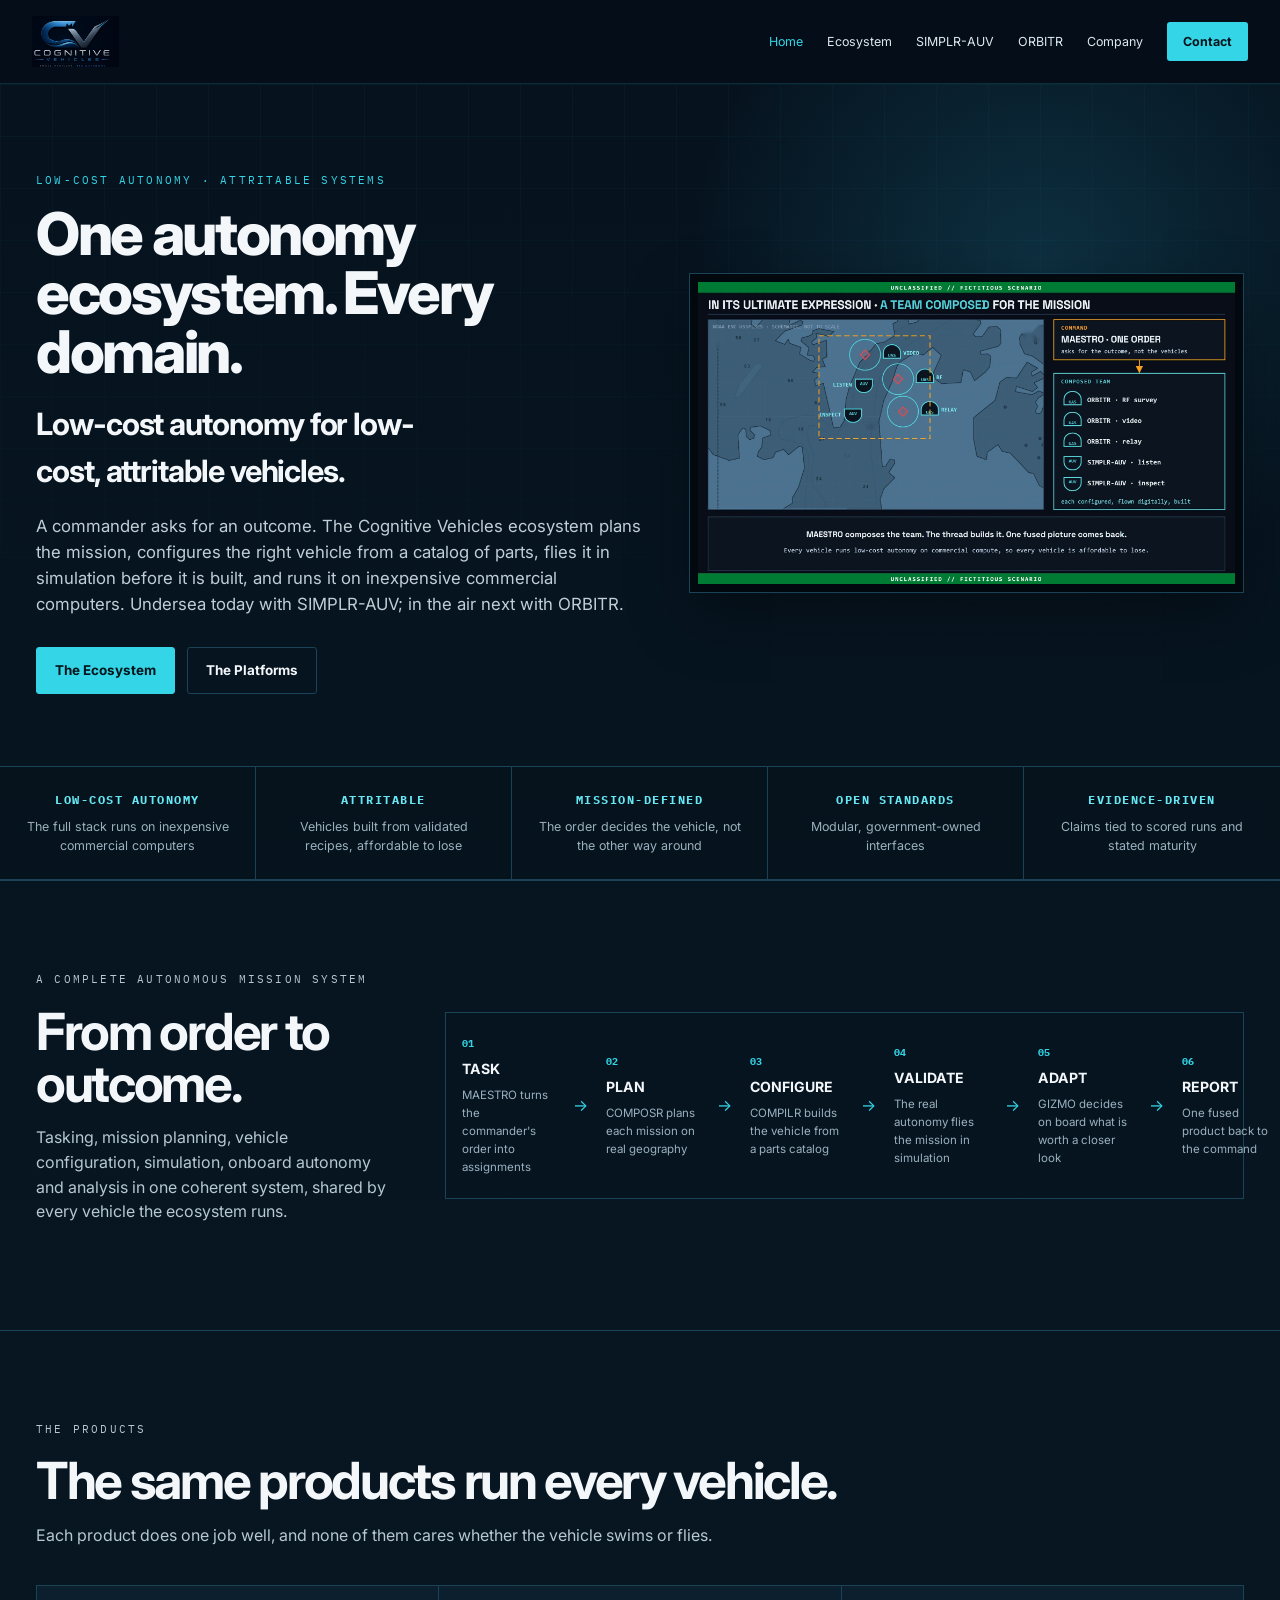
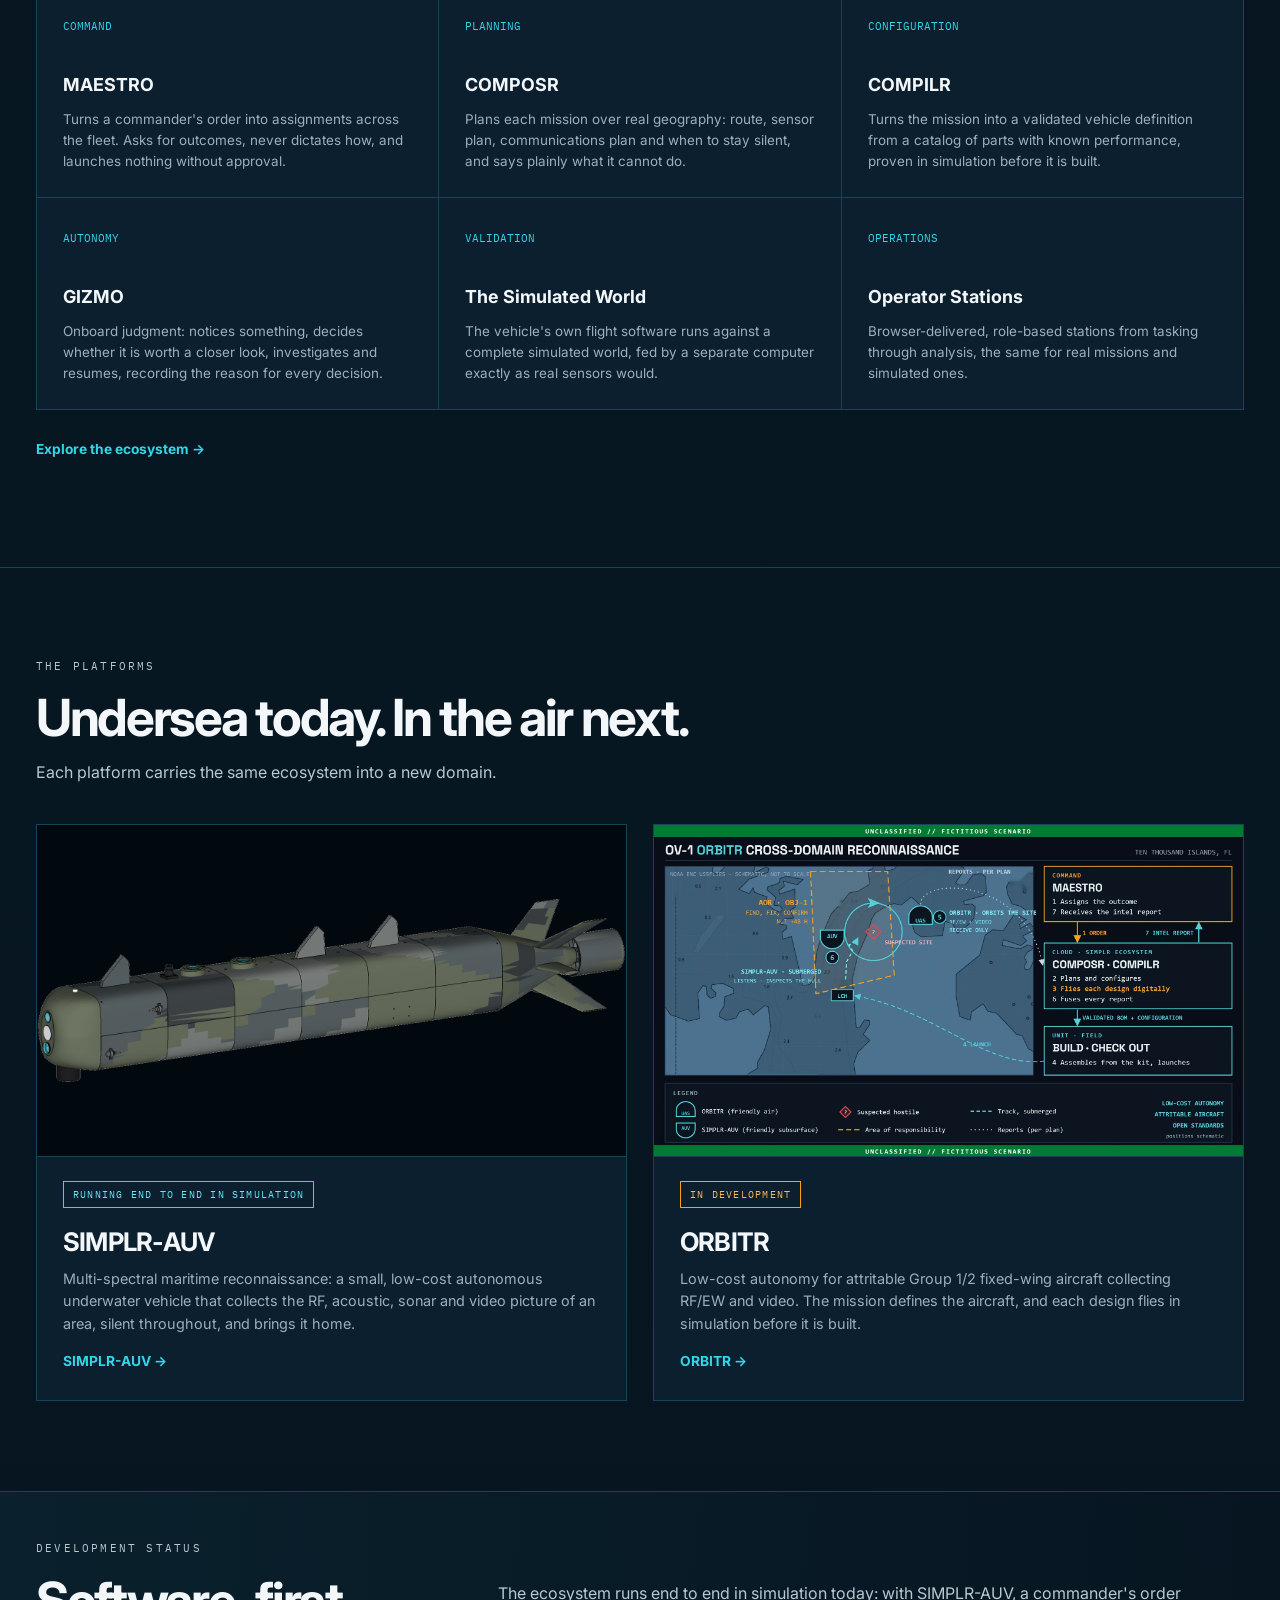
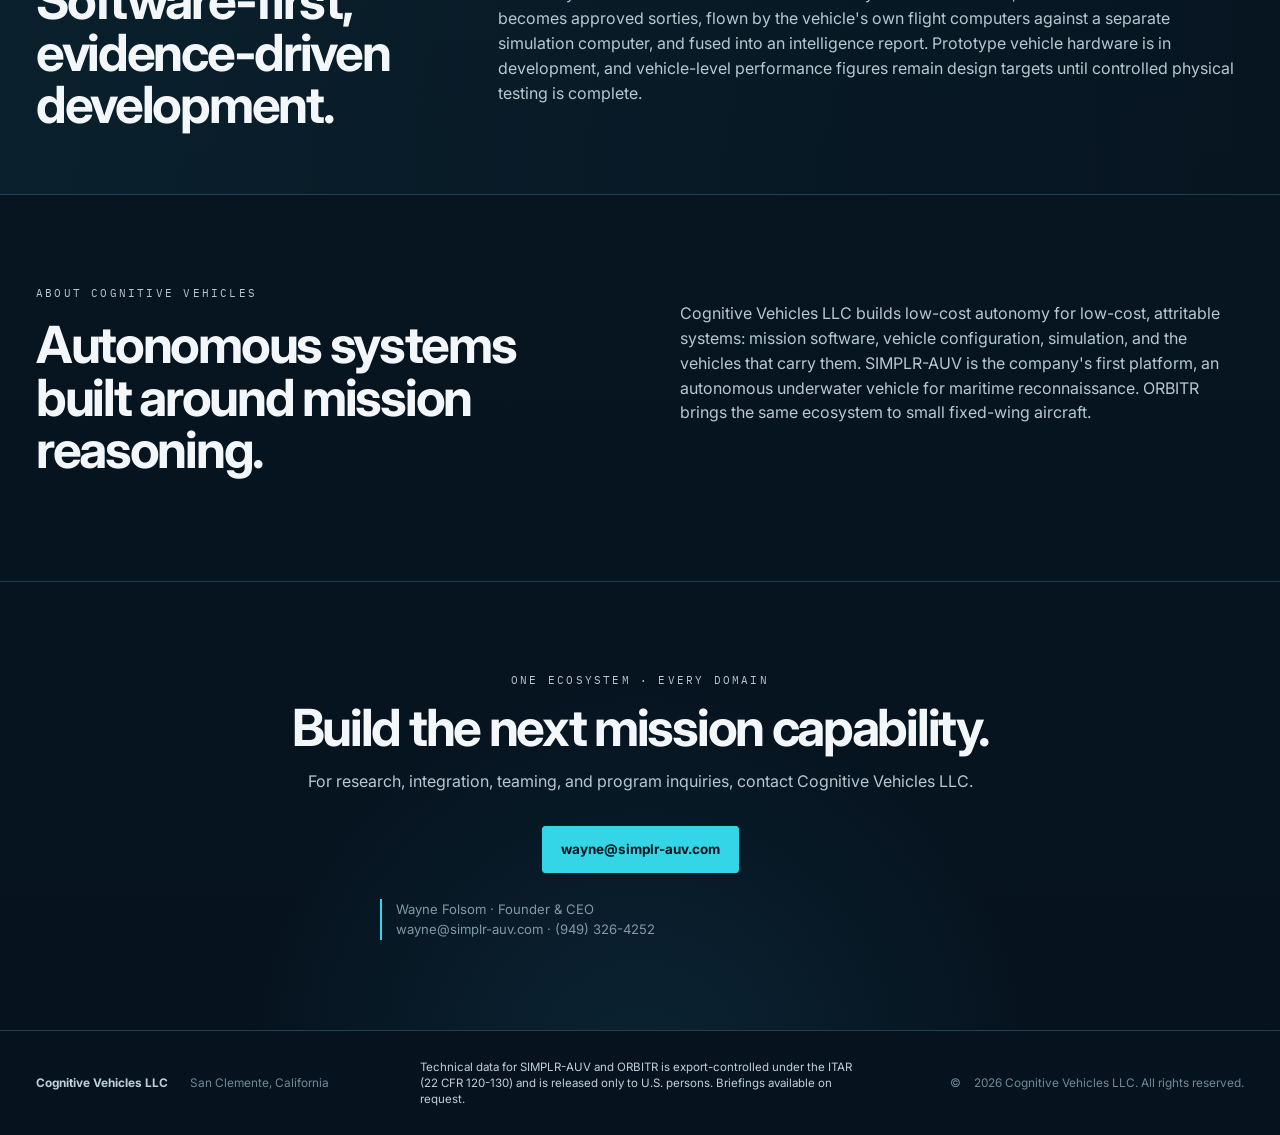
<file: index.html>
<!doctype html>
<html lang="en">
<head>
<meta charset="utf-8">
<meta name="viewport" content="width=device-width,initial-scale=1">
<meta name="description" content="Cognitive Vehicles builds low-cost autonomy for low-cost, attritable vehicles: one ecosystem that tasks, plans, configures, validates and flies every vehicle in every domain. SIMPLR-AUV undersea today; ORBITR fixed-wing aircraft next.">
<meta name="theme-color" content="#06131f">
<link rel="icon" type="image/webp" href="cognitive-vehicles-mark.webp">
<meta property="og:type" content="website">
<meta property="og:title" content="Cognitive Vehicles | One Autonomy Ecosystem, Every Domain">
<meta property="og:description" content="Low-cost autonomy for low-cost, attritable vehicles. SIMPLR-AUV undersea today; ORBITR in the air next.">
<meta property="og:image" content="orbitr-swarm.webp">
<meta property="og:url" content="https://simplr-auv.com/">
<title>Cognitive Vehicles | One Autonomy Ecosystem, Every Domain</title>
<link rel="preconnect" href="https://fonts.googleapis.com">
<link rel="preconnect" href="https://fonts.gstatic.com" crossorigin>
<link href="https://fonts.googleapis.com/css2?family=IBM+Plex+Mono:wght@400;500;600&family=Inter:wght@400;500;600;700;800&display=swap" rel="stylesheet">
<link rel="stylesheet" href="styles.css">
</head>
<body>
<header class="site-header">
  <a class="brand" href="index.html" aria-label="Cognitive Vehicles LLC home"><img src="cognitive-vehicles-logo.webp" alt="Cognitive Vehicles LLC"></a>
  <button class="nav-toggle" aria-expanded="false" aria-label="Toggle navigation">Menu</button>
  <nav class="nav"><a href="index.html" aria-current="page">Home</a><a href="ecosystem.html">Ecosystem</a><a href="simplr-auv.html">SIMPLR-AUV</a><a href="orbitr.html">ORBITR</a><a href="#company">Company</a><a class="nav-cta" href="#contact">Contact</a></nav>
</header>

<main id="top">
<section class="hero">
  <div class="hero-grid"></div><div class="hero-glow"></div>
  <div class="hero-copy">
    <p class="eyebrow">LOW-COST AUTONOMY · ATTRITABLE SYSTEMS</p>
    <h1 class="wide">One autonomy ecosystem. Every domain.</h1>
    <h2 class="hero-kicker">Low-cost autonomy for low-cost, attritable vehicles.</h2>
    <p class="hero-lede">A commander asks for an outcome. The Cognitive Vehicles ecosystem plans the mission, configures the right vehicle from a catalog of parts, flies it in simulation before it is built, and runs it on inexpensive commercial computers. Undersea today with SIMPLR-AUV; in the air next with ORBITR.</p>
    <div class="hero-actions"><a class="button primary" href="ecosystem.html">The Ecosystem</a><a class="button ghost" href="#platforms">The Platforms</a></div>
  </div>
  <div class="hero-visual"><div class="figure-frame"><img src="orbitr-swarm.webp" fetchpriority="high" alt="A team composed for the mission under one MAESTRO order: three fixed-wing aircraft and two autonomous underwater vehicles"></div></div>
</section>

<section class="principles" aria-label="Core design principles">
  <article><strong>Low-Cost Autonomy</strong><span>The full stack runs on inexpensive commercial computers</span></article>
  <article><strong>Attritable</strong><span>Vehicles built from validated recipes, affordable to lose</span></article>
  <article><strong>Mission-Defined</strong><span>The order decides the vehicle, not the other way around</span></article>
  <article><strong>Open Standards</strong><span>Modular, government-owned interfaces</span></article>
  <article><strong>Evidence-Driven</strong><span>Claims tied to scored runs and stated maturity</span></article>
</section>

<section class="section mission-system" id="mission-system">
  <div class="section-intro"><p class="eyebrow">A COMPLETE AUTONOMOUS MISSION SYSTEM</p><h2>From order to outcome.</h2><p>Tasking, mission planning, vehicle configuration, simulation, onboard autonomy and analysis in one coherent system, shared by every vehicle the ecosystem runs.</p></div>
  <div class="mission-flow">
    <div><b>01</b><strong>Task</strong><span>MAESTRO turns the commander's order into assignments</span></div><i>→</i>
    <div><b>02</b><strong>Plan</strong><span>COMPOSR plans each mission on real geography</span></div><i>→</i>
    <div><b>03</b><strong>Configure</strong><span>COMPILR builds the vehicle from a parts catalog</span></div><i>→</i>
    <div><b>04</b><strong>Validate</strong><span>The real autonomy flies the mission in simulation</span></div><i>→</i>
    <div><b>05</b><strong>Adapt</strong><span>GIZMO decides on board what is worth a closer look</span></div><i>→</i>
    <div><b>06</b><strong>Report</strong><span>One fused product back to the command</span></div>
  </div>
</section>

<section class="section technology" id="products">
  <div class="section-intro"><p class="eyebrow">THE PRODUCTS</p><h2>The same products run every vehicle.</h2><p>Each product does one job well, and none of them cares whether the vehicle swims or flies.</p></div>
  <div class="tech-grid">
    <article><span>COMMAND</span><h3>MAESTRO</h3><p>Turns a commander's order into assignments across the fleet. Asks for outcomes, never dictates how, and launches nothing without approval.</p></article>
    <article><span>PLANNING</span><h3>COMPOSR</h3><p>Plans each mission over real geography: route, sensor plan, communications plan and when to stay silent, and says plainly what it cannot do.</p></article>
    <article><span>CONFIGURATION</span><h3>COMPILR</h3><p>Turns the mission into a validated vehicle definition from a catalog of parts with known performance, proven in simulation before it is built.</p></article>
    <article><span>AUTONOMY</span><h3>GIZMO</h3><p>Onboard judgment: notices something, decides whether it is worth a closer look, investigates and resumes, recording the reason for every decision.</p></article>
    <article><span>VALIDATION</span><h3>The Simulated World</h3><p>The vehicle's own flight software runs against a complete simulated world, fed by a separate computer exactly as real sensors would.</p></article>
    <article><span>OPERATIONS</span><h3>Operator Stations</h3><p>Browser-delivered, role-based stations from tasking through analysis, the same for real missions and simulated ones.</p></article>
  </div>
  <p style="margin-top:26px"><a class="text-link" href="ecosystem.html">Explore the ecosystem →</a></p>
</section>

<section class="section platform" id="platforms">
  <div class="section-intro"><p class="eyebrow">THE PLATFORMS</p><h2>Undersea today. In the air next.</h2><p>Each platform carries the same ecosystem into a new domain.</p></div>
  <div class="platform-cards">
    <article>
      <div class="pc-img"><img src="simplr-vehicle.png" loading="lazy" alt="SIMPLR-AUV exterior render"></div>
      <div class="pc-body"><span class="status-chip">Running end to end in simulation</span><h3>SIMPLR-AUV</h3><p>Multi-spectral maritime reconnaissance: a small, low-cost autonomous underwater vehicle that collects the RF, acoustic, sonar and video picture of an area, silent throughout, and brings it home.</p><a class="text-link" href="simplr-auv.html">SIMPLR-AUV →</a></div>
    </article>
    <article>
      <div class="pc-img"><img src="orbitr-ov1.webp" loading="lazy" alt="ORBITR operational view"></div>
      <div class="pc-body"><span class="status-chip dev">In development</span><h3>ORBITR</h3><p>Low-cost autonomy for attritable Group 1/2 fixed-wing aircraft collecting RF/EW and video. The mission defines the aircraft, and each design flies in simulation before it is built.</p><a class="text-link" href="orbitr.html">ORBITR →</a></div>
    </article>
  </div>
</section>

<section class="status-band"><div><p class="eyebrow">DEVELOPMENT STATUS</p><h2>Software-first, evidence-driven development.</h2></div><p>The ecosystem runs end to end in simulation today: with SIMPLR-AUV, a commander's order becomes approved sorties, flown by the vehicle's own flight computers against a separate simulation computer, and fused into an intelligence report. Prototype vehicle hardware is in development, and vehicle-level performance figures remain design targets until controlled physical testing is complete.</p></section>

<section class="section company" id="company"><div><p class="eyebrow">ABOUT COGNITIVE VEHICLES</p><h2>Autonomous systems built around mission reasoning.</h2></div><div><p>Cognitive Vehicles LLC builds low-cost autonomy for low-cost, attritable systems: mission software, vehicle configuration, simulation, and the vehicles that carry them. SIMPLR-AUV is the company's first platform, an autonomous underwater vehicle for maritime reconnaissance. ORBITR brings the same ecosystem to small fixed-wing aircraft.</p></div></section>

<section class="cta" id="contact"><p class="eyebrow">ONE ECOSYSTEM · EVERY DOMAIN</p><h2>Build the next mission capability.</h2><p>For research, integration, teaming, and program inquiries, contact Cognitive Vehicles LLC.</p><a class="button primary" href="mailto:wayne@simplr-auv.com">wayne@simplr-auv.com</a><p class="note" style="margin:26px auto 0;max-width:520px;text-align:left">Wayne Folsom · Founder &amp; CEO<br>wayne@simplr-auv.com · (949) 326-4252</p></section>
</main>

<footer style="align-items:center"><div><strong>Cognitive Vehicles LLC</strong><span>San Clemente, California</span></div><div style="max-width:440px;font-size:.72rem;color:#c1d0d6;line-height:1.4">Technical data for SIMPLR-AUV and ORBITR is export-controlled under the ITAR (22 CFR 120-130) and is released only to U.S. persons. Briefings available on request.</div><div>© <span id="year"></span> Cognitive Vehicles LLC. All rights reserved.</div></footer>
<script src="script.js"></script>
</body>
</html>
</file>
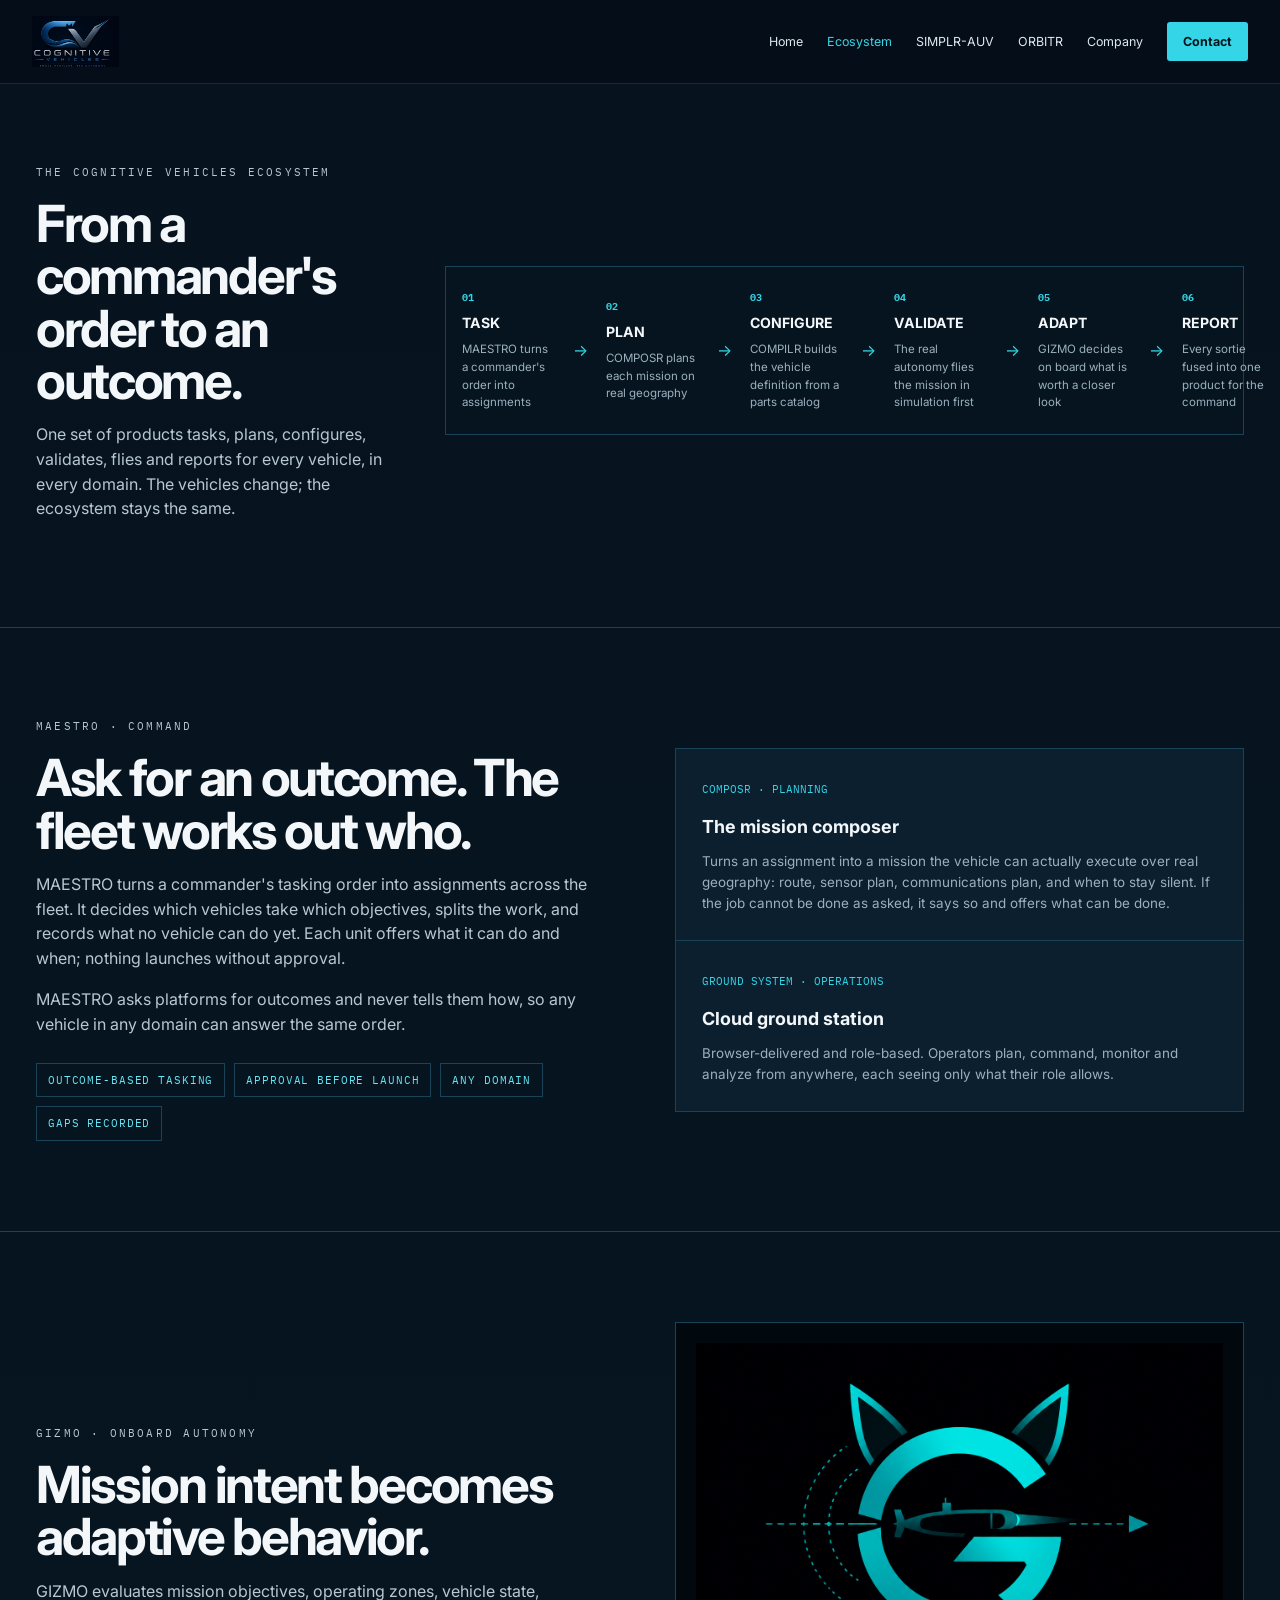
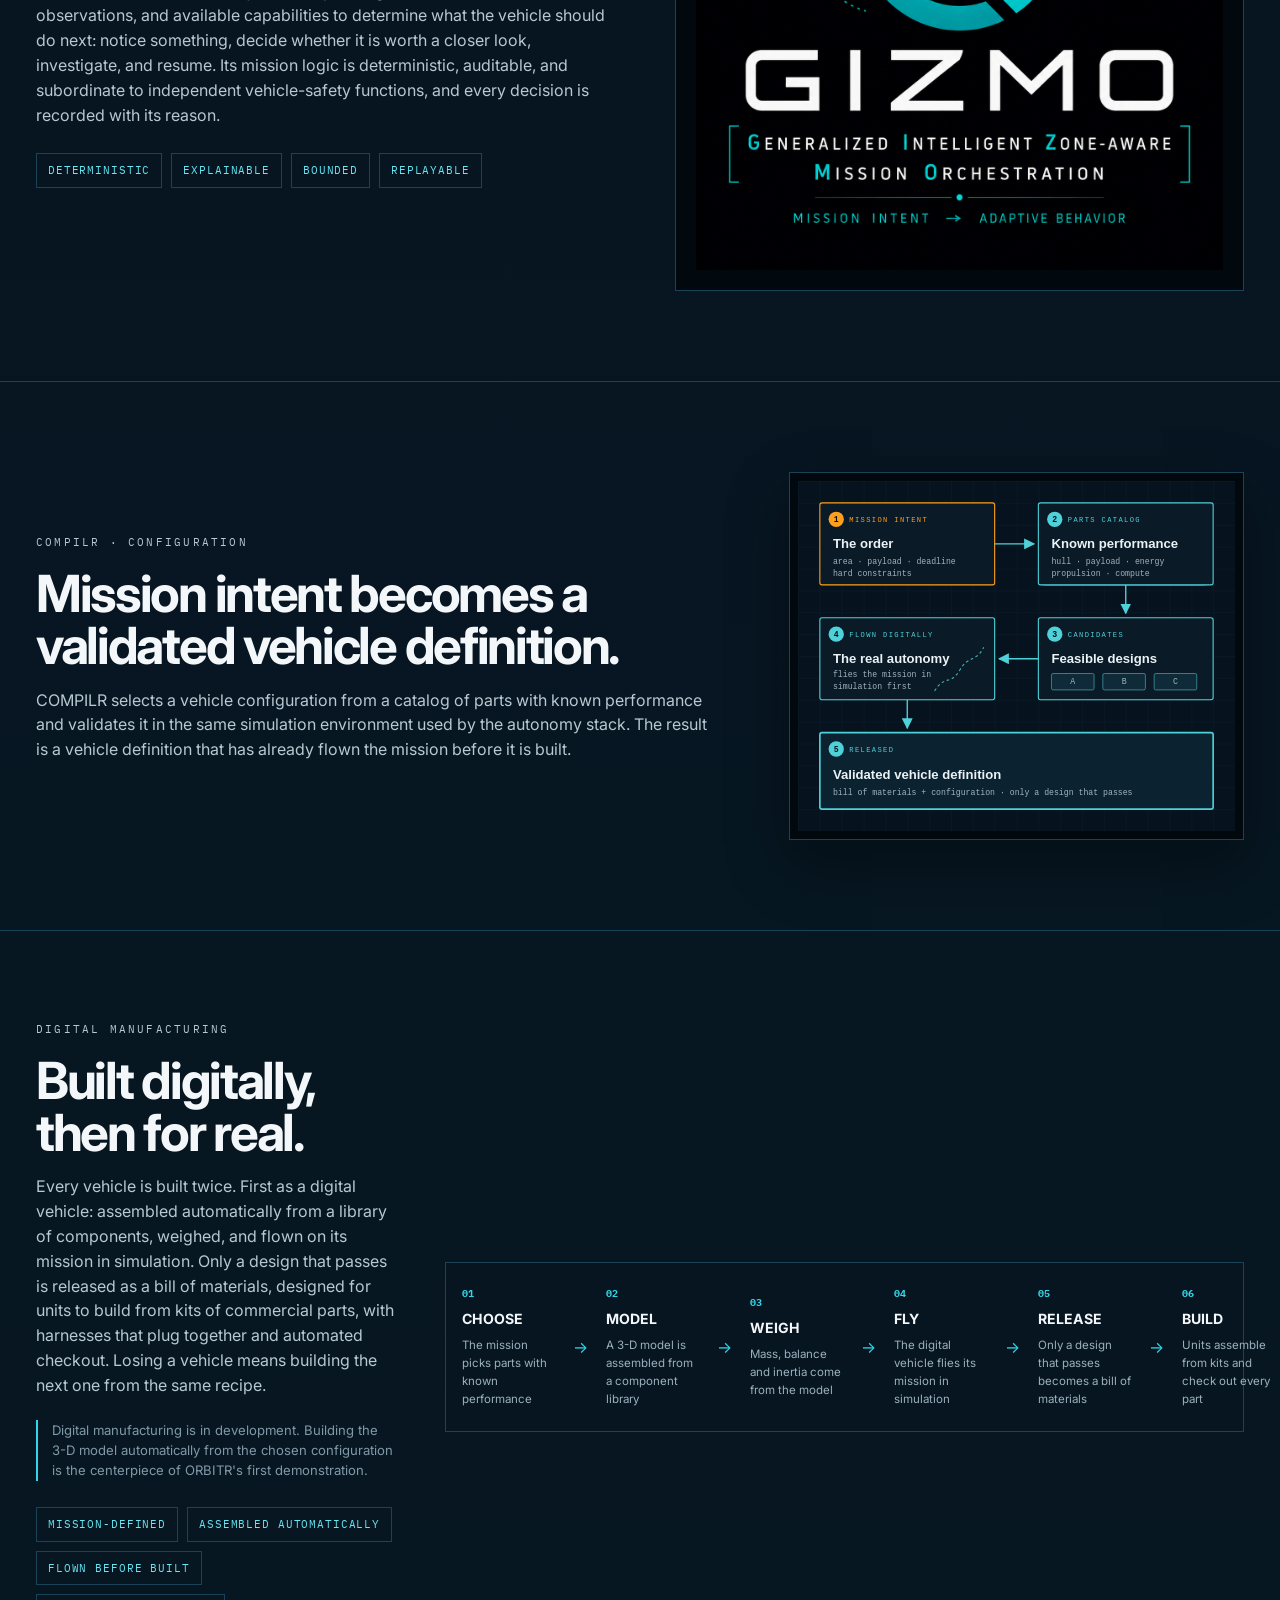
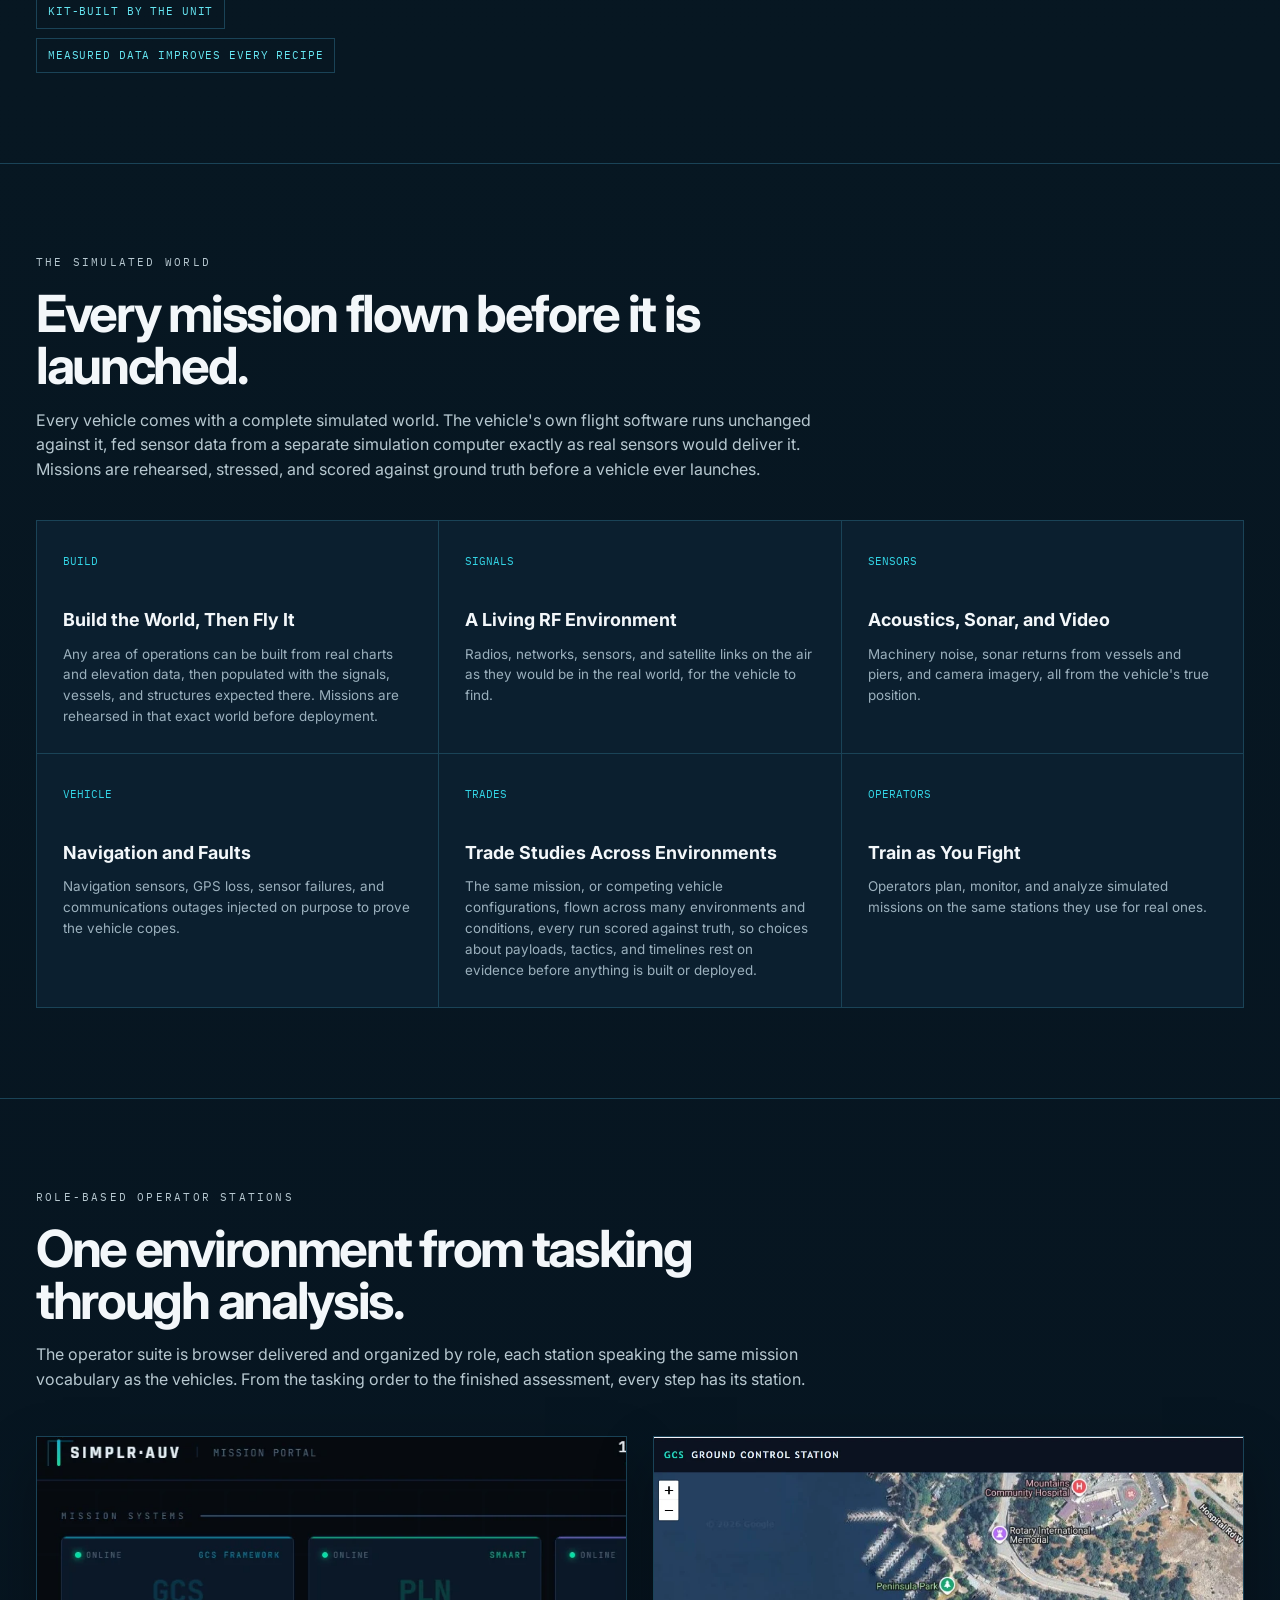
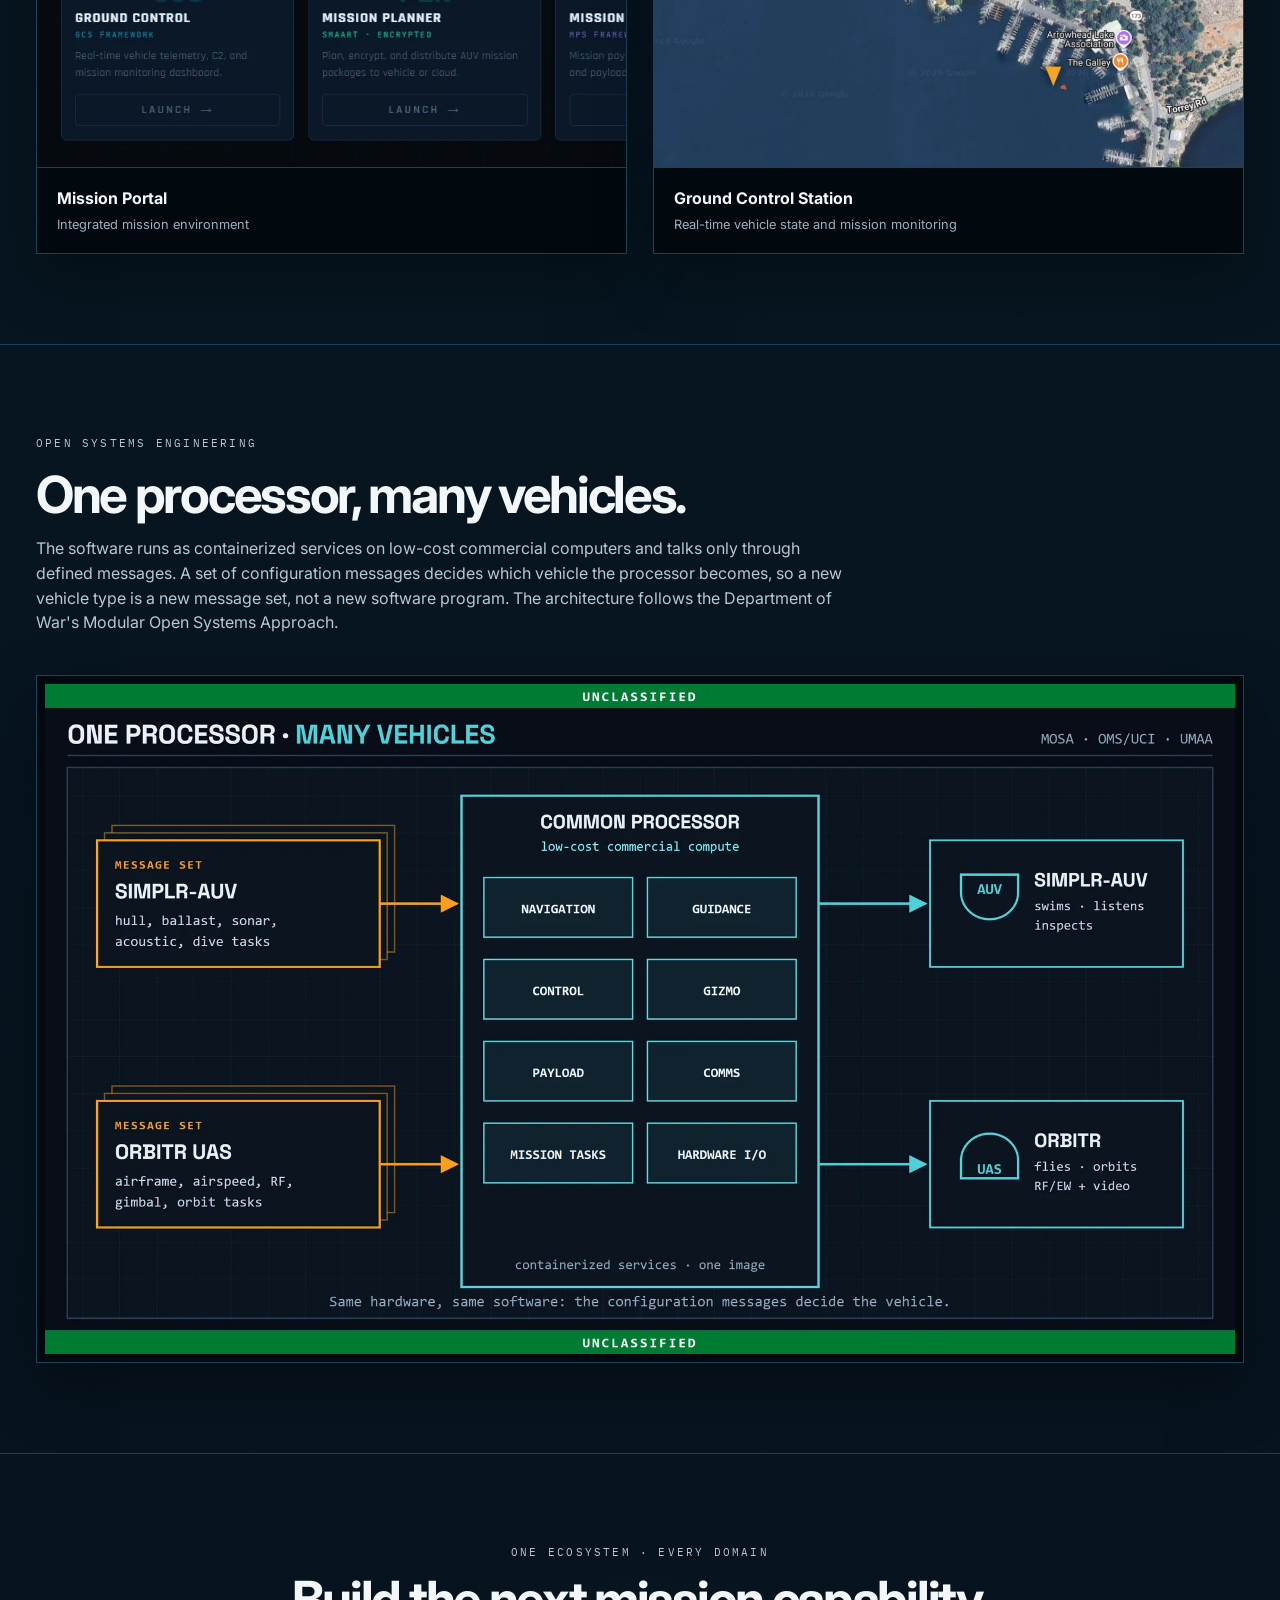
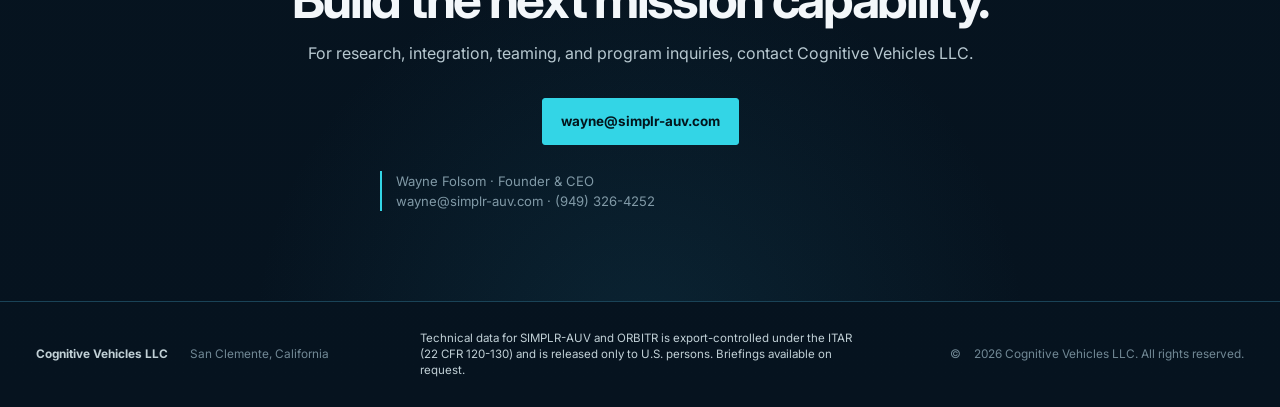
<file: ecosystem.html>
<!doctype html>
<html lang="en">
<head>
<meta charset="utf-8">
<meta name="viewport" content="width=device-width,initial-scale=1">
<meta name="description" content="The Cognitive Vehicles ecosystem: MAESTRO tasking, COMPOSR mission planning, COMPILR vehicle configuration, GIZMO onboard autonomy, a complete simulated world, and browser-based operator stations, shared by every vehicle in every domain.">
<meta name="theme-color" content="#06131f">
<link rel="icon" type="image/webp" href="cognitive-vehicles-mark.webp">
<meta property="og:type" content="website">
<meta property="og:title" content="The Ecosystem | Cognitive Vehicles">
<meta property="og:description" content="Tasking, planning, configuration, autonomy and simulation, shared by every vehicle in every domain.">
<meta property="og:image" content="orbitr-processor.webp">
<meta property="og:url" content="https://simplr-auv.com/ecosystem.html">
<title>The Ecosystem | Cognitive Vehicles</title>
<link rel="preconnect" href="https://fonts.googleapis.com">
<link rel="preconnect" href="https://fonts.gstatic.com" crossorigin>
<link href="https://fonts.googleapis.com/css2?family=IBM+Plex+Mono:wght@400;500;600&family=Inter:wght@400;500;600;700;800&display=swap" rel="stylesheet">
<link rel="stylesheet" href="styles.css">
</head>
<body>
<header class="site-header">
  <a class="brand" href="index.html" aria-label="Cognitive Vehicles LLC home"><img src="cognitive-vehicles-logo.webp" alt="Cognitive Vehicles LLC"></a>
  <button class="nav-toggle" aria-expanded="false" aria-label="Toggle navigation">Menu</button>
  <nav class="nav"><a href="index.html">Home</a><a href="ecosystem.html" aria-current="page">Ecosystem</a><a href="simplr-auv.html">SIMPLR-AUV</a><a href="orbitr.html">ORBITR</a><a href="index.html#company">Company</a><a class="nav-cta" href="index.html#contact">Contact</a></nav>
</header>

<main id="top">
<section class="section mission-system" id="mission-system" style="border-top:0;padding-top:80px">
  <div class="section-intro"><p class="eyebrow">THE COGNITIVE VEHICLES ECOSYSTEM</p><h2>From a commander's order to an outcome.</h2><p>One set of products tasks, plans, configures, validates, flies and reports for every vehicle, in every domain. The vehicles change; the ecosystem stays the same.</p></div>
  <div class="mission-flow">
    <div><b>01</b><strong>Task</strong><span>MAESTRO turns a commander's order into assignments</span></div><i>→</i>
    <div><b>02</b><strong>Plan</strong><span>COMPOSR plans each mission on real geography</span></div><i>→</i>
    <div><b>03</b><strong>Configure</strong><span>COMPILR builds the vehicle definition from a parts catalog</span></div><i>→</i>
    <div><b>04</b><strong>Validate</strong><span>The real autonomy flies the mission in simulation first</span></div><i>→</i>
    <div><b>05</b><strong>Adapt</strong><span>GIZMO decides on board what is worth a closer look</span></div><i>→</i>
    <div><b>06</b><strong>Report</strong><span>Every sortie fused into one product for the command</span></div>
  </div>
</section>

<section class="section split" id="maestro">
  <div><p class="eyebrow">MAESTRO · COMMAND</p><h2>Ask for an outcome. The fleet works out who.</h2><p>MAESTRO turns a commander's tasking order into assignments across the fleet. It decides which vehicles take which objectives, splits the work, and records what no vehicle can do yet. Each unit offers what it can do and when; nothing launches without approval.</p><p>MAESTRO asks platforms for outcomes and never tells them how, so any vehicle in any domain can answer the same order.</p><div class="pill-row"><span>Outcome-based tasking</span><span>Approval before launch</span><span>Any domain</span><span>Gaps recorded</span></div></div>
  <div class="tech-grid" style="grid-template-columns:1fr;margin-top:0">
    <article style="min-height:0"><span>COMPOSR · PLANNING</span><h3 style="margin-top:14px">The mission composer</h3><p>Turns an assignment into a mission the vehicle can actually execute over real geography: route, sensor plan, communications plan, and when to stay silent. If the job cannot be done as asked, it says so and offers what can be done.</p></article>
    <article style="min-height:0"><span>GROUND SYSTEM · OPERATIONS</span><h3 style="margin-top:14px">Cloud ground station</h3><p>Browser-delivered and role-based. Operators plan, command, monitor and analyze from anywhere, each seeing only what their role allows.</p></article>
  </div>
</section>

<section class="section split" id="gizmo">
  <div><p class="eyebrow">GIZMO · ONBOARD AUTONOMY</p><h2>Mission intent becomes adaptive behavior.</h2><p>GIZMO evaluates mission objectives, operating zones, vehicle state, observations, and available capabilities to determine what the vehicle should do next: notice something, decide whether it is worth a closer look, investigate, and resume. Its mission logic is deterministic, auditable, and subordinate to independent vehicle-safety functions, and every decision is recorded with its reason.</p><div class="pill-row"><span>Deterministic</span><span>Explainable</span><span>Bounded</span><span>Replayable</span></div></div>
  <div class="dark-card"><img src="gizmo-logo.png" loading="lazy" alt="GIZMO mission orchestration logo"></div>
</section>

<section class="section split reverse" id="compilr">
  <div><p class="eyebrow">COMPILR · CONFIGURATION</p><h2>Mission intent becomes a validated vehicle definition.</h2><p>COMPILR selects a vehicle configuration from a catalog of parts with known performance and validates it in the same simulation environment used by the autonomy stack. The result is a vehicle definition that has already flown the mission before it is built.</p></div>
  <div class="figure-frame"><img src="compilr-concept.svg" loading="lazy" alt="COMPILR concept: mission intent and a parts catalog produce candidate designs, each flown in simulation; only a design that passes is released as a validated vehicle definition"></div>
</section>

<section class="section mission-system" id="digital-build">
  <div class="section-intro"><p class="eyebrow">DIGITAL MANUFACTURING</p><h2>Built digitally, then for real.</h2><p>Every vehicle is built twice. First as a digital vehicle: assembled automatically from a library of components, weighed, and flown on its mission in simulation. Only a design that passes is released as a bill of materials, designed for units to build from kits of commercial parts, with harnesses that plug together and automated checkout. Losing a vehicle means building the next one from the same recipe.</p><p class="note">Digital manufacturing is in development. Building the 3-D model automatically from the chosen configuration is the centerpiece of ORBITR's first demonstration.</p>
    <div class="pill-row"><span>Mission-defined</span><span>Assembled automatically</span><span>Flown before built</span><span>Kit-built by the unit</span><span>Measured data improves every recipe</span></div></div>
  <div class="mission-flow">
    <div><b>01</b><strong>Choose</strong><span>The mission picks parts with known performance</span></div><i>→</i>
    <div><b>02</b><strong>Model</strong><span>A 3-D model is assembled from a component library</span></div><i>→</i>
    <div><b>03</b><strong>Weigh</strong><span>Mass, balance and inertia come from the model</span></div><i>→</i>
    <div><b>04</b><strong>Fly</strong><span>The digital vehicle flies its mission in simulation</span></div><i>→</i>
    <div><b>05</b><strong>Release</strong><span>Only a design that passes becomes a bill of materials</span></div><i>→</i>
    <div><b>06</b><strong>Build</strong><span>Units assemble from kits and check out every part</span></div>
  </div>
</section>

<section class="section technology" id="simworld">
  <div class="section-intro"><p class="eyebrow">THE SIMULATED WORLD</p><h2>Every mission flown before it is launched.</h2><p>Every vehicle comes with a complete simulated world. The vehicle's own flight software runs unchanged against it, fed sensor data from a separate simulation computer exactly as real sensors would deliver it. Missions are rehearsed, stressed, and scored against ground truth before a vehicle ever launches.</p></div>
  <div class="tech-grid">
    <article><span>BUILD</span><h3>Build the World, Then Fly It</h3><p>Any area of operations can be built from real charts and elevation data, then populated with the signals, vessels, and structures expected there. Missions are rehearsed in that exact world before deployment.</p></article>
    <article><span>SIGNALS</span><h3>A Living RF Environment</h3><p>Radios, networks, sensors, and satellite links on the air as they would be in the real world, for the vehicle to find.</p></article>
    <article><span>SENSORS</span><h3>Acoustics, Sonar, and Video</h3><p>Machinery noise, sonar returns from vessels and piers, and camera imagery, all from the vehicle's true position.</p></article>
    <article><span>VEHICLE</span><h3>Navigation and Faults</h3><p>Navigation sensors, GPS loss, sensor failures, and communications outages injected on purpose to prove the vehicle copes.</p></article>
    <article><span>TRADES</span><h3>Trade Studies Across Environments</h3><p>The same mission, or competing vehicle configurations, flown across many environments and conditions, every run scored against truth, so choices about payloads, tactics, and timelines rest on evidence before anything is built or deployed.</p></article>
    <article><span>OPERATORS</span><h3>Train as You Fight</h3><p>Operators plan, monitor, and analyze simulated missions on the same stations they use for real ones.</p></article>
  </div>
</section>

<section class="section systems" id="systems">
  <div class="section-intro"><p class="eyebrow">ROLE-BASED OPERATOR STATIONS</p><h2>One environment from tasking through analysis.</h2><p>The operator suite is browser delivered and organized by role, each station speaking the same mission vocabulary as the vehicles. From the tasking order to the finished assessment, every step has its station.</p></div>
  <div class="systems-grid">
    <figure><img src="portal.webp" loading="lazy" alt="Mission portal showing mission applications"><figcaption><strong>Mission Portal</strong><span>Integrated mission environment</span></figcaption></figure>
    <figure><img src="gcs.webp" loading="lazy" alt="Ground Control Station monitoring a vehicle"><figcaption><strong>Ground Control Station</strong><span>Real-time vehicle state and mission monitoring</span></figcaption></figure>
  </div>
</section>

<section class="section technology" id="open">
  <div class="section-intro"><p class="eyebrow">OPEN SYSTEMS ENGINEERING</p><h2>One processor, many vehicles.</h2><p>The software runs as containerized services on low-cost commercial computers and talks only through defined messages. A set of configuration messages decides which vehicle the processor becomes, so a new vehicle type is a new message set, not a new software program. The architecture follows the Department of War's Modular Open Systems Approach.</p></div>
  <div class="figure-frame wide-figure"><img src="orbitr-processor.webp" loading="lazy" alt="One common processor running containerized services; an AUV message set makes it SIMPLR-AUV and an aircraft message set makes it ORBITR"></div>
</section>

<section class="cta" id="contact"><p class="eyebrow">ONE ECOSYSTEM · EVERY DOMAIN</p><h2>Build the next mission capability.</h2><p>For research, integration, teaming, and program inquiries, contact Cognitive Vehicles LLC.</p><a class="button primary" href="mailto:wayne@simplr-auv.com">wayne@simplr-auv.com</a><p class="note" style="margin:26px auto 0;max-width:520px;text-align:left">Wayne Folsom · Founder &amp; CEO<br>wayne@simplr-auv.com · (949) 326-4252</p></section>
</main>

<footer style="align-items:center"><div><strong>Cognitive Vehicles LLC</strong><span>San Clemente, California</span></div><div style="max-width:440px;font-size:.72rem;color:#c1d0d6;line-height:1.4">Technical data for SIMPLR-AUV and ORBITR is export-controlled under the ITAR (22 CFR 120-130) and is released only to U.S. persons. Briefings available on request.</div><div>© <span id="year"></span> Cognitive Vehicles LLC. All rights reserved.</div></footer>
<script src="script.js"></script>
</body>
</html>
</file>
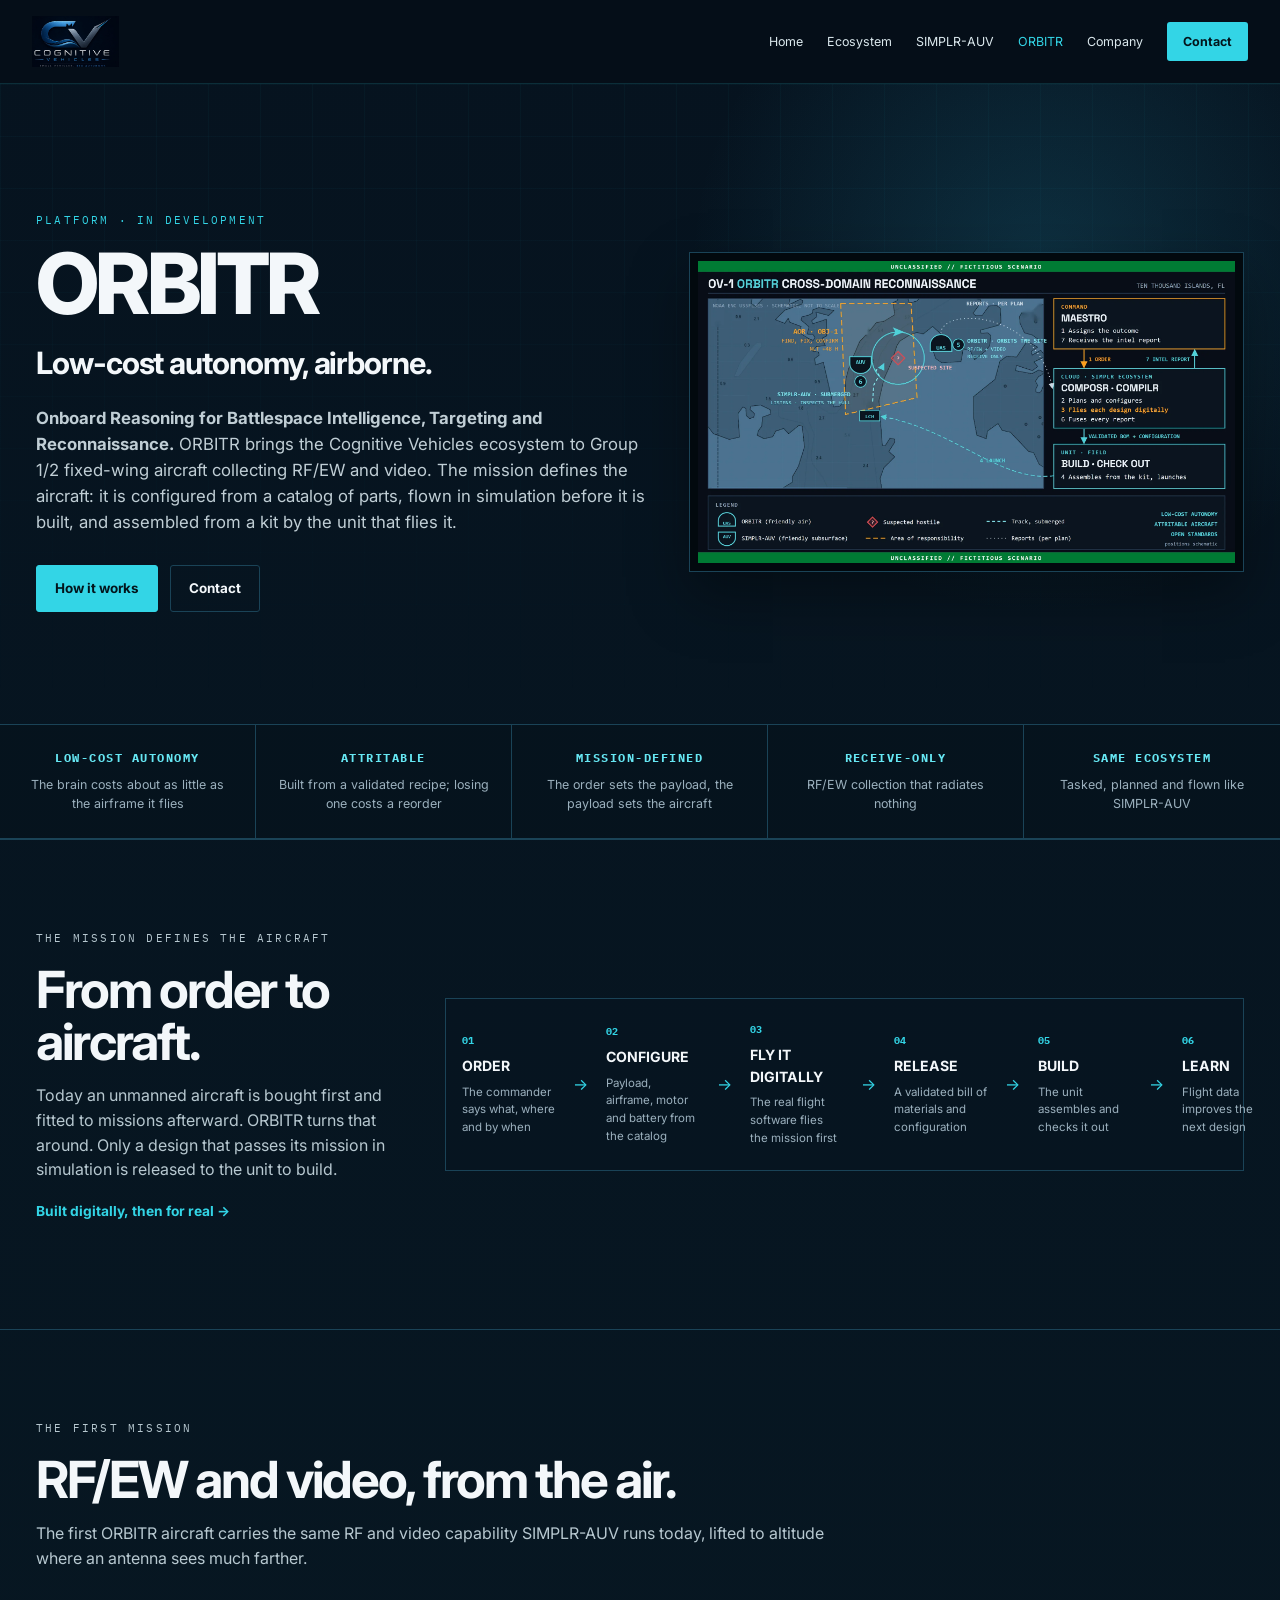
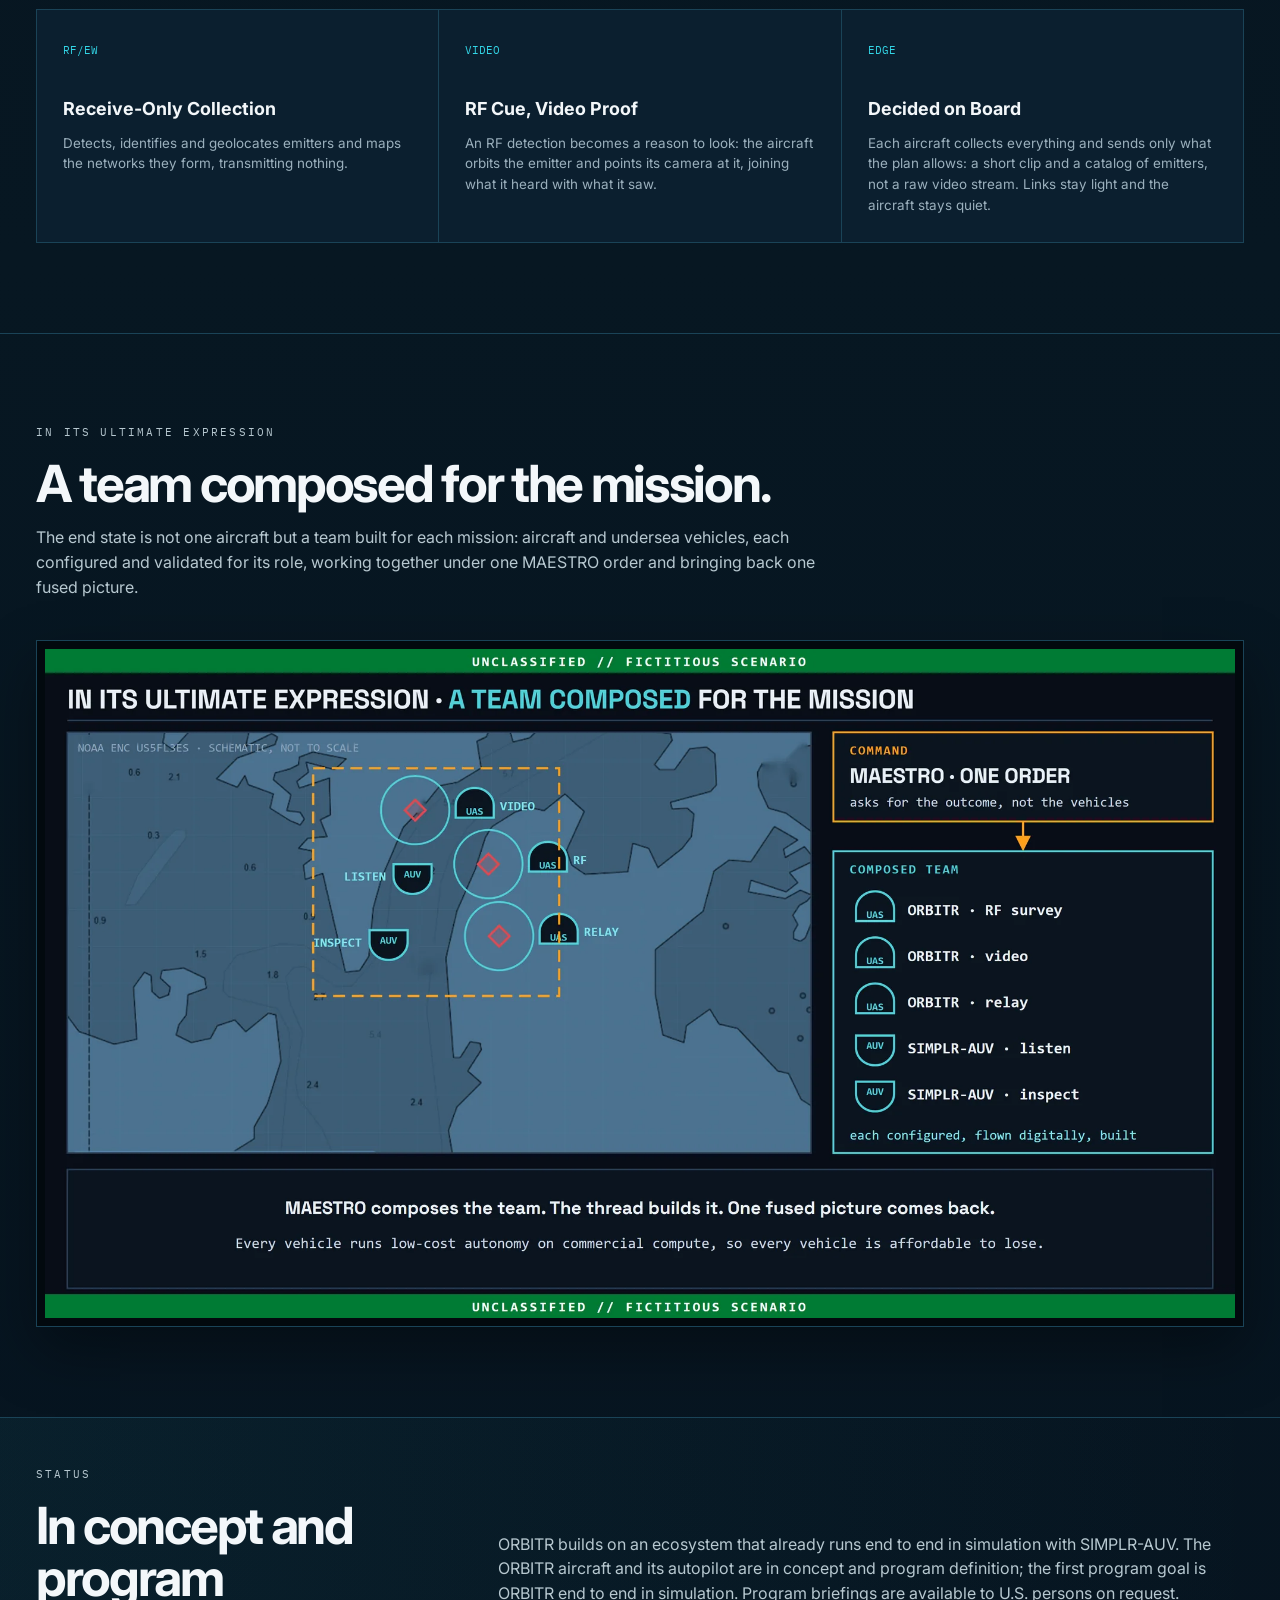
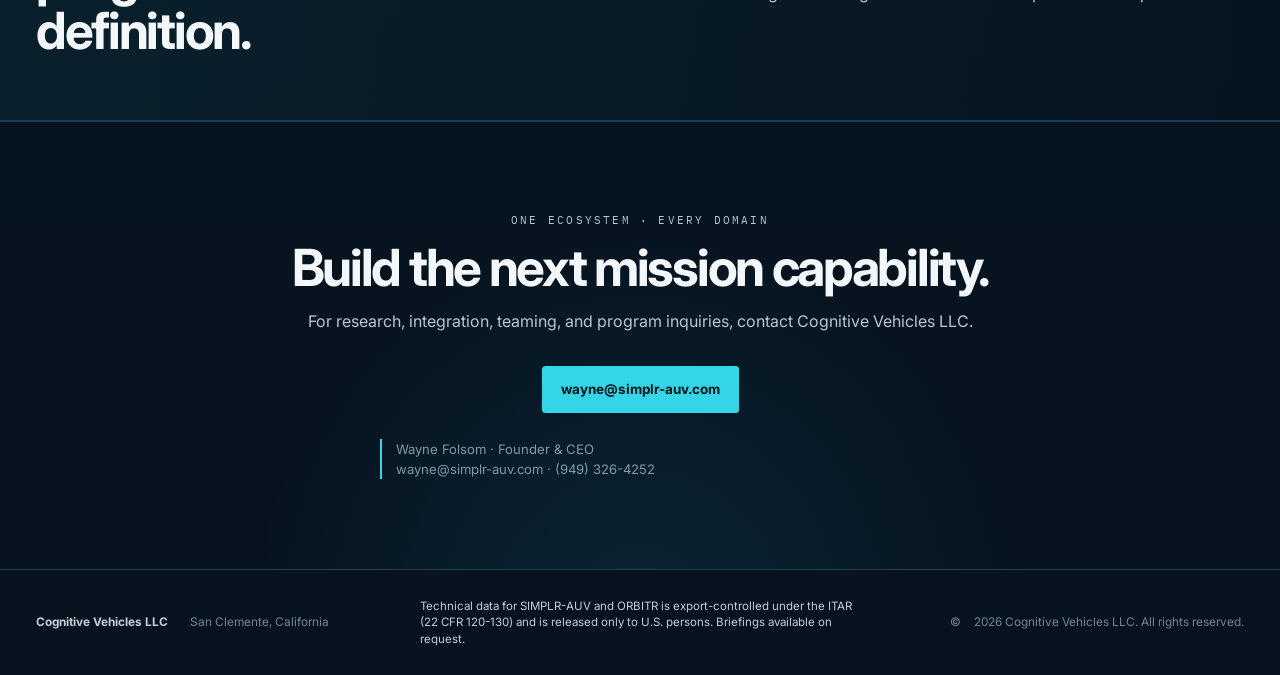
<file: orbitr.html>
<!doctype html>
<html lang="en">
<head>
<meta charset="utf-8">
<meta name="viewport" content="width=device-width,initial-scale=1">
<meta name="description" content="ORBITR brings the Cognitive Vehicles ecosystem to Group 1/2 fixed-wing aircraft: low-cost autonomy for attritable aircraft collecting RF/EW and video, each one configured for the mission and flown in simulation before it is built.">
<meta name="theme-color" content="#06131f">
<link rel="icon" type="image/webp" href="cognitive-vehicles-mark.webp">
<meta property="og:type" content="website">
<meta property="og:title" content="ORBITR | Cognitive Vehicles">
<meta property="og:description" content="Low-cost autonomy for attritable aircraft. The mission defines the aircraft.">
<meta property="og:image" content="orbitr-ov1.webp">
<meta property="og:url" content="https://simplr-auv.com/orbitr.html">
<title>ORBITR | Cognitive Vehicles</title>
<link rel="preconnect" href="https://fonts.googleapis.com">
<link rel="preconnect" href="https://fonts.gstatic.com" crossorigin>
<link href="https://fonts.googleapis.com/css2?family=IBM+Plex+Mono:wght@400;500;600&family=Inter:wght@400;500;600;700;800&display=swap" rel="stylesheet">
<link rel="stylesheet" href="styles.css">
</head>
<body>
<header class="site-header">
  <a class="brand" href="index.html" aria-label="Cognitive Vehicles LLC home"><img src="cognitive-vehicles-logo.webp" alt="Cognitive Vehicles LLC"></a>
  <button class="nav-toggle" aria-expanded="false" aria-label="Toggle navigation">Menu</button>
  <nav class="nav"><a href="index.html">Home</a><a href="ecosystem.html">Ecosystem</a><a href="simplr-auv.html">SIMPLR-AUV</a><a href="orbitr.html" aria-current="page">ORBITR</a><a href="index.html#company">Company</a><a class="nav-cta" href="index.html#contact">Contact</a></nav>
</header>

<main id="top">
<section class="hero">
  <div class="hero-grid"></div><div class="hero-glow"></div>
  <div class="hero-copy">
    <p class="eyebrow">PLATFORM · IN DEVELOPMENT</p>
    <h1>ORBITR</h1>
    <h2 class="hero-kicker">Low-cost autonomy, airborne.</h2>
    <p class="hero-lede"><b>Onboard Reasoning for Battlespace Intelligence, Targeting and Reconnaissance.</b> ORBITR brings the Cognitive Vehicles ecosystem to Group 1/2 fixed-wing aircraft collecting RF/EW and video. The mission defines the aircraft: it is configured from a catalog of parts, flown in simulation before it is built, and assembled from a kit by the unit that flies it.</p>
    <div class="hero-actions"><a class="button primary" href="#thread">How it works</a><a class="button ghost" href="index.html#contact">Contact</a></div>
  </div>
  <div class="hero-visual"><div class="figure-frame"><img src="orbitr-ov1.webp" fetchpriority="high" alt="ORBITR OV-1: one order, a fixed-wing aircraft orbiting a suspected site for RF/EW and video while SIMPLR-AUV listens and inspects below, reports fused into one intelligence report"></div></div>
</section>

<section class="principles" aria-label="ORBITR principles">
  <article><strong>Low-Cost Autonomy</strong><span>The brain costs about as little as the airframe it flies</span></article>
  <article><strong>Attritable</strong><span>Built from a validated recipe; losing one costs a reorder</span></article>
  <article><strong>Mission-Defined</strong><span>The order sets the payload, the payload sets the aircraft</span></article>
  <article><strong>Receive-Only</strong><span>RF/EW collection that radiates nothing</span></article>
  <article><strong>Same Ecosystem</strong><span>Tasked, planned and flown like SIMPLR-AUV</span></article>
</section>

<section class="section mission-system" id="thread">
  <div class="section-intro"><p class="eyebrow">THE MISSION DEFINES THE AIRCRAFT</p><h2>From order to aircraft.</h2><p>Today an unmanned aircraft is bought first and fitted to missions afterward. ORBITR turns that around. Only a design that passes its mission in simulation is released to the unit to build.</p><p><a class="text-link" href="ecosystem.html#digital-build">Built digitally, then for real →</a></p></div>
  <div class="mission-flow">
    <div><b>01</b><strong>Order</strong><span>The commander says what, where and by when</span></div><i>→</i>
    <div><b>02</b><strong>Configure</strong><span>Payload, airframe, motor and battery from the catalog</span></div><i>→</i>
    <div><b>03</b><strong>Fly it digitally</strong><span>The real flight software flies the mission first</span></div><i>→</i>
    <div><b>04</b><strong>Release</strong><span>A validated bill of materials and configuration</span></div><i>→</i>
    <div><b>05</b><strong>Build</strong><span>The unit assembles and checks it out</span></div><i>→</i>
    <div><b>06</b><strong>Learn</strong><span>Flight data improves the next design</span></div>
  </div>
</section>

<section class="section technology" id="mission">
  <div class="section-intro"><p class="eyebrow">THE FIRST MISSION</p><h2>RF/EW and video, from the air.</h2><p>The first ORBITR aircraft carries the same RF and video capability SIMPLR-AUV runs today, lifted to altitude where an antenna sees much farther.</p></div>
  <div class="tech-grid">
    <article><span>RF/EW</span><h3>Receive-Only Collection</h3><p>Detects, identifies and geolocates emitters and maps the networks they form, transmitting nothing.</p></article>
    <article><span>VIDEO</span><h3>RF Cue, Video Proof</h3><p>An RF detection becomes a reason to look: the aircraft orbits the emitter and points its camera at it, joining what it heard with what it saw.</p></article>
    <article><span>EDGE</span><h3>Decided on Board</h3><p>Each aircraft collects everything and sends only what the plan allows: a short clip and a catalog of emitters, not a raw video stream. Links stay light and the aircraft stays quiet.</p></article>
  </div>
</section>

<section class="section platform" id="team">
  <div class="section-intro"><p class="eyebrow">IN ITS ULTIMATE EXPRESSION</p><h2>A team composed for the mission.</h2><p>The end state is not one aircraft but a team built for each mission: aircraft and undersea vehicles, each configured and validated for its role, working together under one MAESTRO order and bringing back one fused picture.</p></div>
  <div class="figure-frame wide-figure"><img src="orbitr-swarm.webp" loading="lazy" alt="A composed team under one MAESTRO order: three ORBITR aircraft for RF survey, video and relay, and two SIMPLR-AUVs that listen and inspect"></div>
</section>

<section class="status-band"><div><p class="eyebrow">STATUS</p><h2>In concept and program definition.</h2></div><p>ORBITR builds on an ecosystem that already runs end to end in simulation with SIMPLR-AUV. The ORBITR aircraft and its autopilot are in concept and program definition; the first program goal is ORBITR end to end in simulation. Program briefings are available to U.S. persons on request.</p></section>

<section class="cta" id="contact"><p class="eyebrow">ONE ECOSYSTEM · EVERY DOMAIN</p><h2>Build the next mission capability.</h2><p>For research, integration, teaming, and program inquiries, contact Cognitive Vehicles LLC.</p><a class="button primary" href="mailto:wayne@simplr-auv.com">wayne@simplr-auv.com</a><p class="note" style="margin:26px auto 0;max-width:520px;text-align:left">Wayne Folsom · Founder &amp; CEO<br>wayne@simplr-auv.com · (949) 326-4252</p></section>
</main>

<footer style="align-items:center"><div><strong>Cognitive Vehicles LLC</strong><span>San Clemente, California</span></div><div style="max-width:440px;font-size:.72rem;color:#c1d0d6;line-height:1.4">Technical data for SIMPLR-AUV and ORBITR is export-controlled under the ITAR (22 CFR 120-130) and is released only to U.S. persons. Briefings available on request.</div><div>© <span id="year"></span> Cognitive Vehicles LLC. All rights reserved.</div></footer>
<script src="script.js"></script>
</body>
</html>
</file>
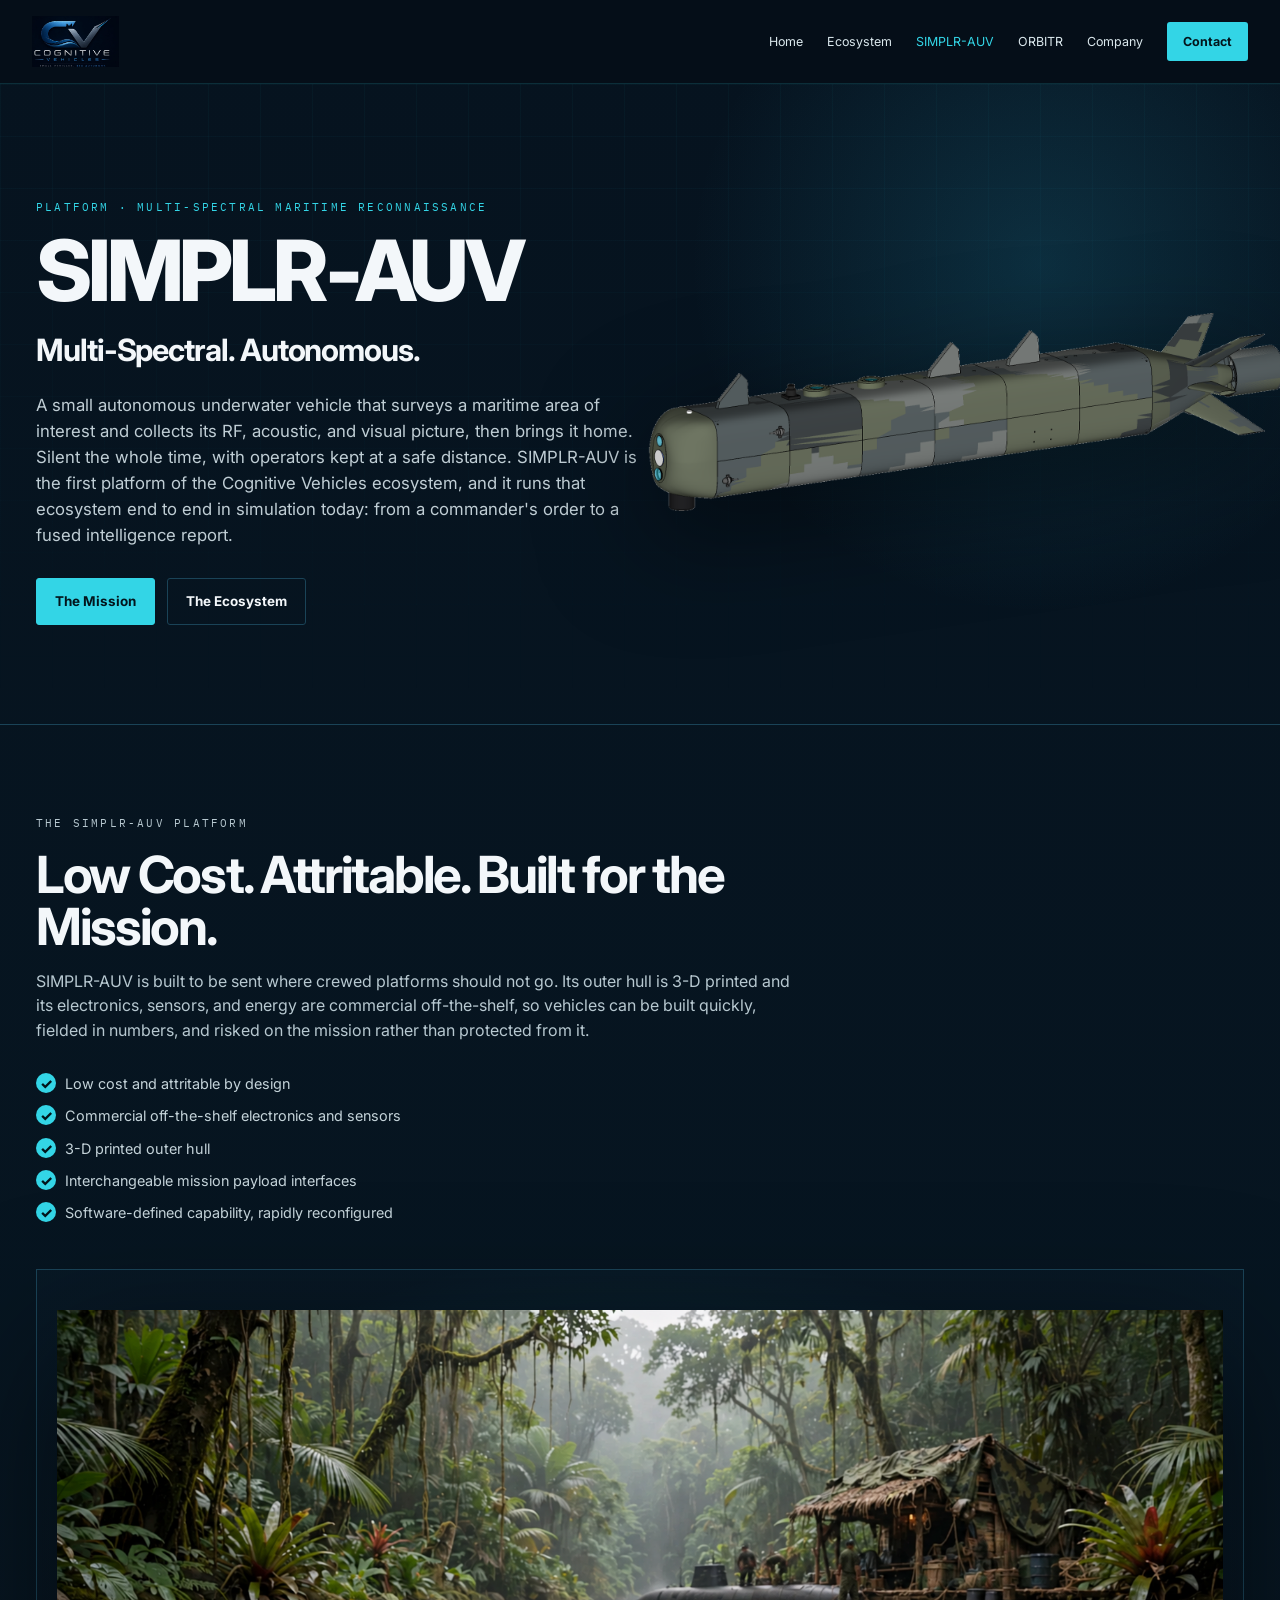
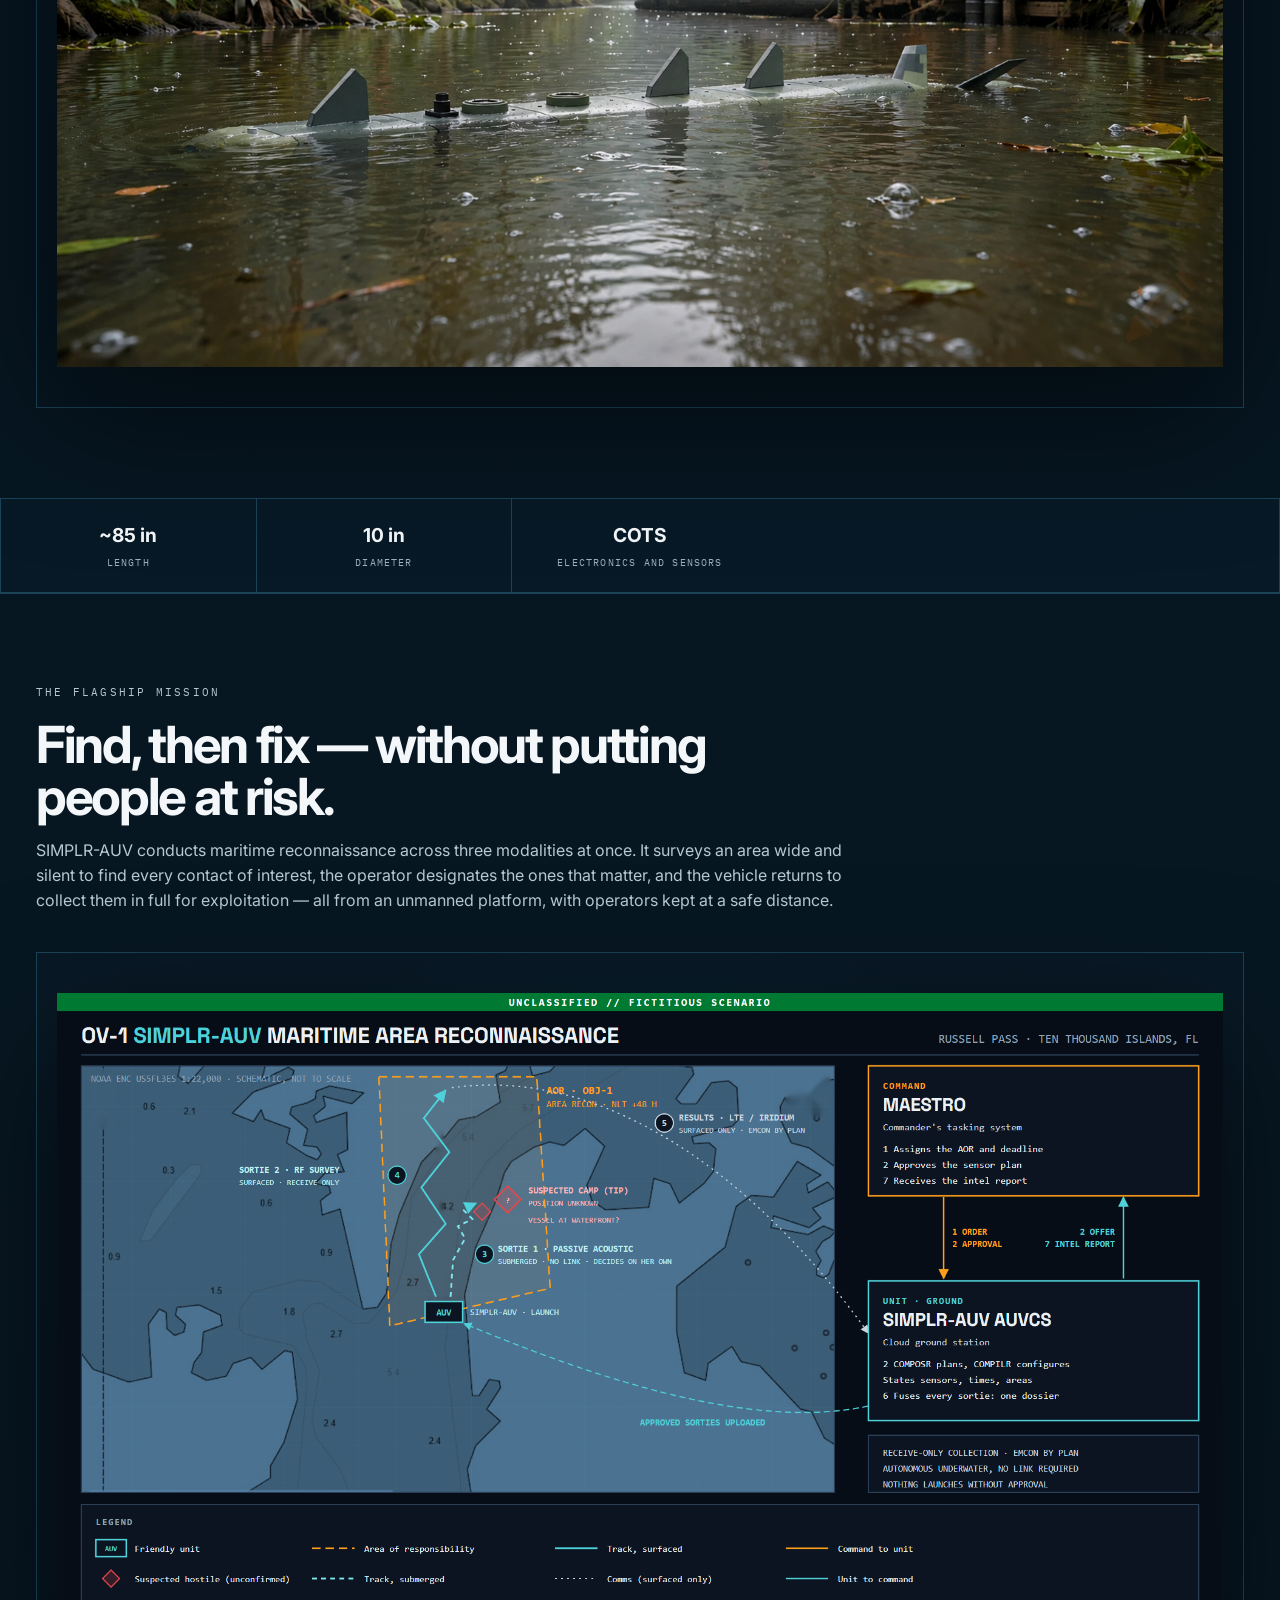
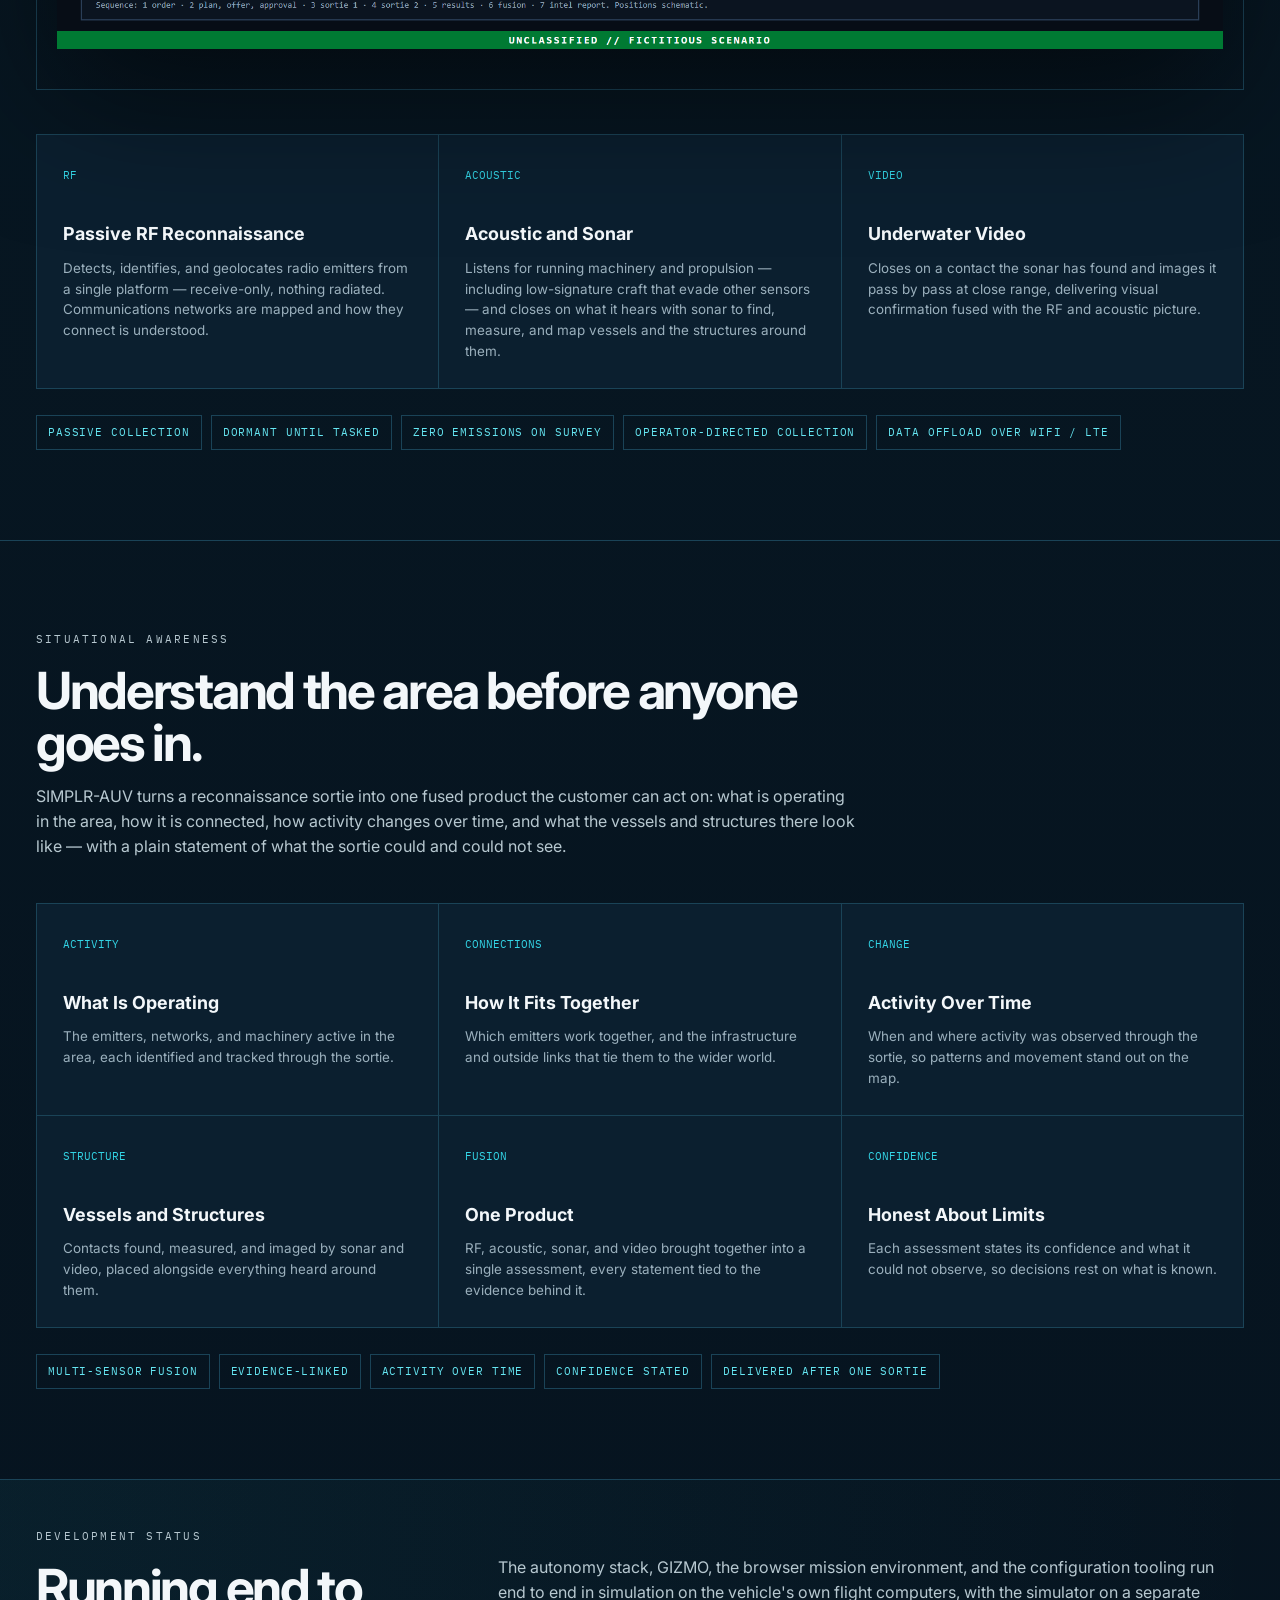
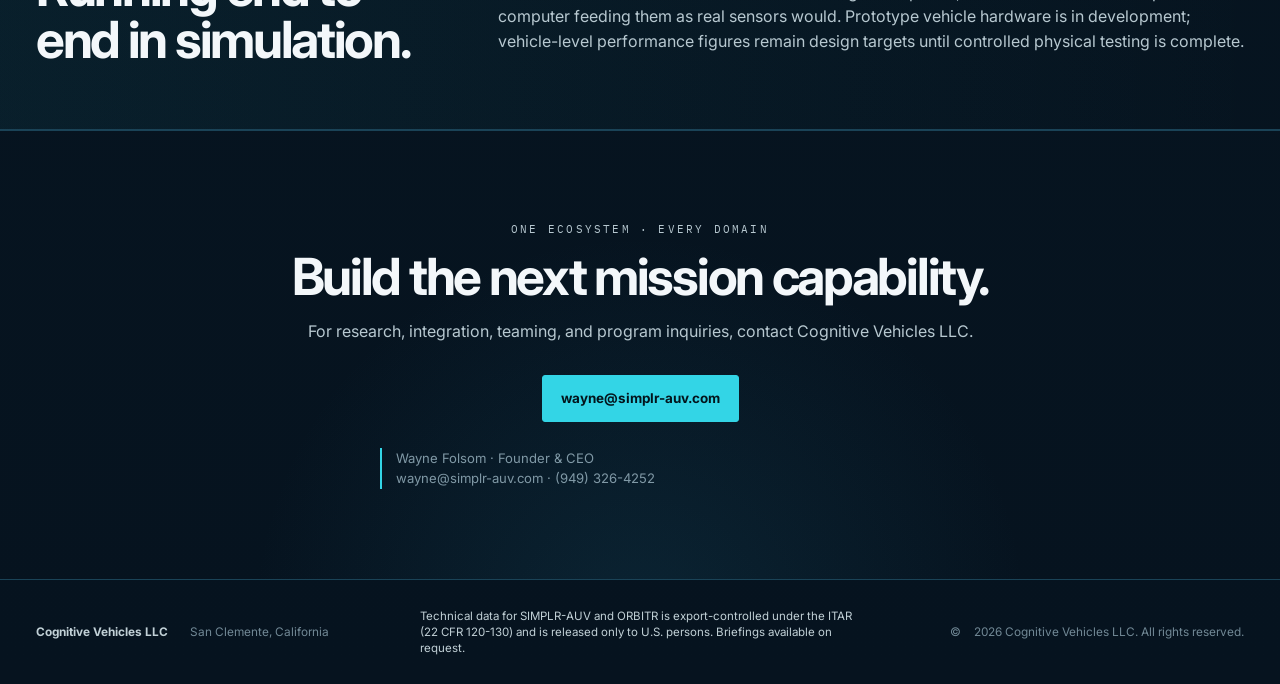
<file: simplr-auv.html>
<!doctype html>
<html lang="en">
<head>
<meta charset="utf-8">
<meta name="viewport" content="width=device-width,initial-scale=1">
<meta name="description" content="SIMPLR-AUV is a multi-spectral maritime reconnaissance AUV: passive RF, acoustic, sonar and underwater video collection from a small, low-cost, attritable autonomous vehicle. It runs the Cognitive Vehicles ecosystem end to end in simulation today.">
<meta name="theme-color" content="#06131f">
<link rel="icon" type="image/webp" href="cognitive-vehicles-mark.webp">
<meta property="og:type" content="website">
<meta property="og:title" content="SIMPLR-AUV | Cognitive Vehicles">
<meta property="og:description" content="A small autonomous underwater vehicle that collects the RF, acoustic and visual picture of a maritime area of interest, silent throughout, with operators at a safe distance.">
<meta property="og:image" content="simplr-ov1-mil.png">
<meta property="og:url" content="https://simplr-auv.com/simplr-auv.html">
<title>SIMPLR-AUV | Cognitive Vehicles</title>
<link rel="preconnect" href="https://fonts.googleapis.com">
<link rel="preconnect" href="https://fonts.gstatic.com" crossorigin>
<link href="https://fonts.googleapis.com/css2?family=IBM+Plex+Mono:wght@400;500;600&family=Inter:wght@400;500;600;700;800&display=swap" rel="stylesheet">
<link rel="stylesheet" href="styles.css">
</head>
<body>
<header class="site-header">
  <a class="brand" href="index.html" aria-label="Cognitive Vehicles LLC home"><img src="cognitive-vehicles-logo.webp" alt="Cognitive Vehicles LLC"></a>
  <button class="nav-toggle" aria-expanded="false" aria-label="Toggle navigation">Menu</button>
  <nav class="nav"><a href="index.html">Home</a><a href="ecosystem.html">Ecosystem</a><a href="simplr-auv.html" aria-current="page">SIMPLR-AUV</a><a href="orbitr.html">ORBITR</a><a href="index.html#company">Company</a><a class="nav-cta" href="index.html#contact">Contact</a></nav>
</header>

<main id="top">
<section class="hero">
  <div class="hero-grid"></div><div class="hero-glow"></div>
  <div class="hero-copy">
    <p class="eyebrow">PLATFORM · MULTI-SPECTRAL MARITIME RECONNAISSANCE</p>
    <h1>SIMPLR-AUV</h1>
    <h2 class="hero-kicker">Multi-Spectral. Autonomous.</h2>
    <p class="hero-lede">A small autonomous underwater vehicle that surveys a maritime area of interest and collects its RF, acoustic, and visual picture, then brings it home. Silent the whole time, with operators kept at a safe distance. SIMPLR-AUV is the first platform of the Cognitive Vehicles ecosystem, and it runs that ecosystem end to end in simulation today: from a commander's order to a fused intelligence report.</p>
    <div class="hero-actions"><a class="button primary" href="#reconnaissance">The Mission</a><a class="button ghost" href="ecosystem.html">The Ecosystem</a></div>
  </div>
  <div class="hero-visual"><img src="simplr-vehicle.png" fetchpriority="high" alt="SIMPLR-AUV exterior render"></div>
</section>

<section class="section platform" id="platform">
  <div class="platform-copy"><p class="eyebrow">THE SIMPLR-AUV PLATFORM</p><h2>Low Cost. Attritable. Built for the Mission.</h2><p>SIMPLR-AUV is built to be sent where crewed platforms should not go. Its outer hull is 3-D printed and its electronics, sensors, and energy are commercial off-the-shelf, so vehicles can be built quickly, fielded in numbers, and risked on the mission rather than protected from it.</p>
    <ul class="checklist"><li>Low cost and attritable by design</li><li>Commercial off-the-shelf electronics and sensors</li><li>3-D printed outer hull</li><li>Interchangeable mission payload interfaces</li><li>Software-defined capability, rapidly reconfigured</li></ul>
  </div>
  <div class="platform-visual"><img src="reconnaissance-scene.png" loading="lazy" alt="Artist's concept: SIMPLR-AUV in a jungle river"></div>
</section>

<section class="stats-strip" aria-label="SIMPLR-AUV design targets">
  <div><strong>~85 in</strong><span>Length</span></div><div><strong>10 in</strong><span>Diameter</span></div><div><strong>COTS</strong><span>Electronics and sensors</span></div>
</section>

<section class="section platform" id="reconnaissance">
  <div class="section-intro"><p class="eyebrow">THE FLAGSHIP MISSION</p><h2>Find, then fix — without putting people at risk.</h2><p>SIMPLR-AUV conducts maritime reconnaissance across three modalities at once. It surveys an area wide and silent to find every contact of interest, the operator designates the ones that matter, and the vehicle returns to collect them in full for exploitation — all from an unmanned platform, with operators kept at a safe distance.</p></div>

  <div class="platform-visual" style="margin-top:40px"><img src="simplr-ov1-mil.png" loading="lazy" alt="SIMPLR-AUV operational view: a commander's order, approved sorties and a fused intelligence report (fictitious scenario)"></div>

  <div class="tech-grid" style="margin-top:44px">
    <article><span>RF</span><h3>Passive RF Reconnaissance</h3><p>Detects, identifies, and geolocates radio emitters from a single platform — receive-only, nothing radiated. Communications networks are mapped and how they connect is understood.</p></article>
    <article><span>ACOUSTIC</span><h3>Acoustic and Sonar</h3><p>Listens for running machinery and propulsion — including low-signature craft that evade other sensors — and closes on what it hears with sonar to find, measure, and map vessels and the structures around them.</p></article>
    <article><span>VIDEO</span><h3>Underwater Video</h3><p>Closes on a contact the sonar has found and images it pass by pass at close range, delivering visual confirmation fused with the RF and acoustic picture.</p></article>
  </div>

  <div class="pill-row"><span>Passive collection</span><span>Dormant until tasked</span><span>Zero emissions on survey</span><span>Operator-directed collection</span><span>Data offload over WiFi / LTE</span></div>
</section>

<section class="section platform" id="awareness">
  <div class="section-intro"><p class="eyebrow">SITUATIONAL AWARENESS</p><h2>Understand the area before anyone goes in.</h2><p>SIMPLR-AUV turns a reconnaissance sortie into one fused product the customer can act on: what is operating in the area, how it is connected, how activity changes over time, and what the vessels and structures there look like — with a plain statement of what the sortie could and could not see.</p></div>

  <div class="tech-grid" style="margin-top:44px">
    <article><span>ACTIVITY</span><h3>What Is Operating</h3><p>The emitters, networks, and machinery active in the area, each identified and tracked through the sortie.</p></article>
    <article><span>CONNECTIONS</span><h3>How It Fits Together</h3><p>Which emitters work together, and the infrastructure and outside links that tie them to the wider world.</p></article>
    <article><span>CHANGE</span><h3>Activity Over Time</h3><p>When and where activity was observed through the sortie, so patterns and movement stand out on the map.</p></article>
    <article><span>STRUCTURE</span><h3>Vessels and Structures</h3><p>Contacts found, measured, and imaged by sonar and video, placed alongside everything heard around them.</p></article>
    <article><span>FUSION</span><h3>One Product</h3><p>RF, acoustic, sonar, and video brought together into a single assessment, every statement tied to the evidence behind it.</p></article>
    <article><span>CONFIDENCE</span><h3>Honest About Limits</h3><p>Each assessment states its confidence and what it could not observe, so decisions rest on what is known.</p></article>
  </div>

  <div class="pill-row"><span>Multi-sensor fusion</span><span>Evidence-linked</span><span>Activity over time</span><span>Confidence stated</span><span>Delivered after one sortie</span></div>
</section>

<section class="status-band"><div><p class="eyebrow">DEVELOPMENT STATUS</p><h2>Running end to end in simulation.</h2></div><p>The autonomy stack, GIZMO, the browser mission environment, and the configuration tooling run end to end in simulation on the vehicle's own flight computers, with the simulator on a separate computer feeding them as real sensors would. Prototype vehicle hardware is in development; vehicle-level performance figures remain design targets until controlled physical testing is complete.</p></section>

<section class="cta" id="contact"><p class="eyebrow">ONE ECOSYSTEM · EVERY DOMAIN</p><h2>Build the next mission capability.</h2><p>For research, integration, teaming, and program inquiries, contact Cognitive Vehicles LLC.</p><a class="button primary" href="mailto:wayne@simplr-auv.com">wayne@simplr-auv.com</a><p class="note" style="margin:26px auto 0;max-width:520px;text-align:left">Wayne Folsom · Founder &amp; CEO<br>wayne@simplr-auv.com · (949) 326-4252</p></section>
</main>

<footer style="align-items:center"><div><strong>Cognitive Vehicles LLC</strong><span>San Clemente, California</span></div><div style="max-width:440px;font-size:.72rem;color:#c1d0d6;line-height:1.4">Technical data for SIMPLR-AUV and ORBITR is export-controlled under the ITAR (22 CFR 120-130) and is released only to U.S. persons. Briefings available on request.</div><div>© <span id="year"></span> Cognitive Vehicles LLC. All rights reserved.</div></footer>
<script src="script.js"></script>
</body>
</html>
</file>
<file: styles.css>
:root{--bg:#06131f;--bg2:#081a28;--panel:#0b1f2f;--panel2:#0d2638;--text:#f3f7fa;--muted:#9bb0bd;--line:#1a4357;--cyan:#33d5e6;--cyan2:#66e7f3;--max:1440px}
*{box-sizing:border-box}html{scroll-behavior:smooth}body{margin:0;background:linear-gradient(180deg,#06131f,#071722 48%,#06131f);color:var(--text);font-family:Inter,system-ui,sans-serif;line-height:1.55}img{max-width:100%}a{color:inherit}.site-header{position:sticky;top:0;z-index:50;height:84px;display:flex;align-items:center;justify-content:space-between;padding:10px max(32px,calc((100vw - var(--max))/2));background:#050e18;border-bottom:1px solid rgba(51,213,230,.16)}.brand{display:flex;align-items:center}.brand img{display:block;height:60px;width:auto;max-width:230px;object-fit:contain}.nav{display:flex;align-items:center;gap:24px}.nav a{text-decoration:none;font-size:.78rem;color:#dbe8ed}.nav a:hover{color:var(--cyan)}.nav-cta{background:var(--cyan);color:#03151c!important;padding:10px 16px;border-radius:3px;font-weight:700}.nav-toggle{display:none;background:none;border:1px solid var(--line);color:#fff;padding:8px 12px}.hero{position:relative;overflow:hidden;min-height:640px;max-width:var(--max);margin:auto;padding:88px 36px 72px;display:grid;grid-template-columns:1.05fr .95fr;align-items:center;gap:40px}.hero-grid{position:absolute;inset:0;background-image:linear-gradient(rgba(51,213,230,.035) 1px,transparent 1px),linear-gradient(90deg,rgba(51,213,230,.035) 1px,transparent 1px);background-size:52px 52px;mask-image:linear-gradient(to bottom,#000,transparent)}.hero-glow{position:absolute;right:-140px;top:-200px;width:min(760px,90vw);height:760px;pointer-events:none;border-radius:50%;background:radial-gradient(circle,rgba(43,173,210,.18),transparent 65%)}.hero-copy,.hero-visual{position:relative;z-index:2}.eyebrow{font-family:"IBM Plex Mono",monospace;color:var(--cyan);font-size:.69rem;letter-spacing:.2em;text-transform:uppercase;margin:0 0 16px}.hero h1{font-size:clamp(3.6rem,6.6vw,7rem);line-height:.9;letter-spacing:-.05em;margin:0 0 18px;font-weight:800;white-space:nowrap}.hero-kicker{font-size:clamp(1.55rem,2.4vw,2.5rem);letter-spacing:-.035em;margin:0 0 18px}.hero-lede{max-width:650px;color:#c0ced5;font-size:1.05rem}.hero-actions{display:flex;gap:12px;flex-wrap:wrap;margin-top:30px}.button{display:inline-block;text-decoration:none;border:1px solid var(--line);padding:12px 18px;font-size:.84rem;font-weight:700;border-radius:3px}.button.primary{background:var(--cyan);border-color:var(--cyan);color:#03151c}.button.ghost:hover{border-color:var(--cyan)}.hero-visual{display:grid;place-items:center;min-height:440px}.hero-visual img{width:115%;max-width:850px;filter:drop-shadow(0 30px 55px rgba(0,0,0,.5))}.principles{max-width:var(--max);margin:auto;border-top:1px solid var(--line);border-bottom:1px solid var(--line);display:grid;grid-template-columns:repeat(5,1fr);background:rgba(5,18,28,.62)}.principles article{padding:24px 22px;border-right:1px solid var(--line);text-align:center}.principles article:last-child{border-right:0}.principles strong{display:block;color:var(--cyan2);font-family:"IBM Plex Mono",monospace;font-size:.72rem;text-transform:uppercase;letter-spacing:.13em;margin-bottom:8px}.principles span{display:block;color:var(--muted);font-size:.78rem}.section{max-width:var(--max);margin:auto;padding:90px 36px}.section-intro{max-width:820px}.section h2,.status-band h2,.cta h2{font-size:clamp(2.1rem,4vw,4.3rem);line-height:1.02;letter-spacing:-.045em;margin:0 0 16px}.section-intro p,.platform-copy>p,.split p,.company p,.status-band p{color:#b7c8d0}.mission-system{display:grid;grid-template-columns:.62fr 1.38fr;gap:50px;align-items:center;border-top:1px solid var(--line)}.mission-flow{border:1px solid var(--line);display:grid;grid-template-columns:repeat(11,auto);align-items:stretch;background:rgba(6,21,32,.7)}.mission-flow div{min-width:125px;padding:22px 16px;display:flex;flex-direction:column;gap:7px;justify-content:center}.mission-flow b{font-family:"IBM Plex Mono",monospace;color:var(--cyan);font-size:.65rem}.mission-flow strong{font-size:.88rem;text-transform:uppercase}.mission-flow span{color:var(--muted);font-size:.72rem}.mission-flow i{display:grid;place-items:center;color:var(--cyan);font-style:normal;padding:0 2px}.platform{display:block;border-top:1px solid var(--line)}.platform-copy{max-width:760px}.platform-visual{margin-top:44px;padding:40px 20px;border:1px solid var(--line);background:radial-gradient(ellipse at 50% 45%,rgba(51,213,230,.14),rgba(6,19,31,0) 62%),linear-gradient(180deg,rgba(9,26,40,.6),rgba(6,19,31,.2))}.platform-visual img{display:block;width:100%;max-width:1280px;margin:0 auto;filter:drop-shadow(0 40px 70px rgba(0,0,0,.55))}.checklist{list-style:none;padding:0;margin:30px 0 0;display:grid;gap:10px}.checklist li{color:#c4d3d9;font-size:.9rem}.checklist li::before{content:"✓";display:inline-grid;place-items:center;width:20px;height:20px;border-radius:50%;background:var(--cyan);color:#02151b;margin-right:9px;font-weight:800}.stats-strip{max-width:var(--max);margin:auto;border:1px solid var(--line);display:grid;grid-template-columns:repeat(5,1fr);background:rgba(8,26,40,.75)}.stats-strip div{padding:22px;border-right:1px solid var(--line);text-align:center}.stats-strip div:last-child{border-right:0}.stats-strip strong{display:block;font-size:1.2rem}.stats-strip span{display:block;color:var(--muted);font-family:"IBM Plex Mono",monospace;text-transform:uppercase;font-size:.62rem;letter-spacing:.12em;margin-top:4px}.split{display:grid;grid-template-columns:1fr 1fr;gap:70px;align-items:center;border-top:1px solid var(--line)}.split.reverse{grid-template-columns:1.2fr .8fr}.dark-card{background:#02090e;border:1px solid var(--line);padding:20px}.dark-card img{display:block}.pill-row{display:flex;gap:9px;flex-wrap:wrap;margin-top:26px}.pill-row span{border:1px solid var(--line);padding:8px 11px;font-family:"IBM Plex Mono",monospace;font-size:.68rem;color:var(--cyan2);text-transform:uppercase;letter-spacing:.08em}.screenshot-frame{border:1px solid var(--line);background:#02090e;padding:10px;box-shadow:0 24px 55px rgba(0,0,0,.25)}.screenshot-frame img{display:block;width:100%}.note{border-left:2px solid var(--cyan);padding-left:14px;font-size:.82rem;color:#8099a6!important;margin-top:22px}.systems{border-top:1px solid var(--line)}.systems-grid{display:grid;grid-template-columns:1fr 1fr;gap:26px;margin-top:44px}.systems-grid figure{margin:0;border:1px solid var(--line);background:#02090e;overflow:hidden;box-shadow:0 24px 55px rgba(0,0,0,.3)}.systems-grid img{display:block;width:100%;aspect-ratio:16/9;object-fit:cover;object-position:top left;border-bottom:1px solid var(--line)}.systems-grid figcaption{padding:18px 20px}.systems-grid strong{display:block;font-size:1rem}.systems-grid span{display:block;color:var(--muted);font-size:.8rem;margin-top:4px}.technology{border-top:1px solid var(--line)}.tech-grid{display:grid;grid-template-columns:repeat(3,1fr);gap:1px;background:var(--line);border:1px solid var(--line);margin-top:38px}.tech-grid article{background:var(--panel);padding:26px;min-height:200px}.tech-grid article:hover{background:var(--panel2)}.tech-grid span{font-family:"IBM Plex Mono",monospace;color:var(--cyan);font-size:.66rem}.tech-grid h3{margin:34px 0 10px;font-size:1.12rem}.tech-grid p{margin:0;color:var(--muted);font-size:.84rem}.status-band{max-width:var(--max);margin:auto;padding:48px 36px;display:grid;grid-template-columns:.7fr 1.3fr;gap:60px;align-items:center;border-top:1px solid var(--line);border-bottom:1px solid var(--line);background:linear-gradient(90deg,rgba(51,213,230,.06),transparent)}.company{display:grid;grid-template-columns:1fr 1fr;gap:80px}.cta{max-width:var(--max);margin:auto;padding:90px 36px;text-align:center;border-top:1px solid var(--line);background:radial-gradient(circle at 50% 110%,rgba(32,111,140,.18),transparent 48%)}.cta p{color:#b7c8d0;max-width:680px;margin:0 auto 24px}.cta .eyebrow{margin-bottom:12px}.cta .button{margin-top:8px}footer{max-width:var(--max);margin:auto;padding:28px 36px;border-top:1px solid var(--line);display:flex;justify-content:space-between;color:#718895;font-size:.74rem}footer strong{color:#c1d0d6;margin-right:12px}footer span{margin-left:10px}
@media(max-width:1180px){.nav{gap:14px}.nav a{font-size:.72rem}.mission-system{grid-template-columns:1fr}.mission-flow{grid-template-columns:repeat(6,1fr)}.mission-flow i{display:none}.mission-flow div{min-width:0}.systems-grid{grid-template-columns:1fr 1fr}}
@media(max-width:900px){.site-header{height:68px}.brand img{width:190px;height:48px}.nav-toggle{display:block}.nav{display:none;position:absolute;top:68px;left:0;right:0;background:#05131f;padding:24px 28px;flex-direction:column;align-items:flex-start}.nav.open{display:flex}.hero{grid-template-columns:1fr;padding-top:70px}.hero-visual{min-height:300px}.hero-visual img{width:100%}.principles{grid-template-columns:1fr 1fr}.principles article{border-bottom:1px solid var(--line)}.platform,.split,.split.reverse,.company,.status-band{grid-template-columns:1fr}.stats-strip{grid-template-columns:1fr 1fr}.mission-flow{grid-template-columns:1fr 1fr 1fr}.tech-grid{grid-template-columns:1fr 1fr}}
@media(max-width:620px){.section{padding:68px 20px}.hero{padding:68px 20px 48px}.hero h1{font-size:3.8rem}.principles{grid-template-columns:1fr}.mission-flow{grid-template-columns:1fr}.systems-grid{grid-template-columns:1fr}.tech-grid{grid-template-columns:1fr}.stats-strip{grid-template-columns:1fr}.status-band,.cta{padding-left:20px;padding-right:20px}footer{padding:24px 20px;flex-direction:column;gap:12px}}

/* ── recovery polish: mobile overflow guard + wrapping ─────────────── */
html,body{max-width:100%;overflow-x:hidden}
.hero-copy,.hero-visual,.section-intro,.platform-copy,.mission-system>*,.split>*,.company>*,.status-band>*{min-width:0}
h1,h2,h3,.hero-kicker{overflow-wrap:break-word}
.hero-kicker{text-wrap:balance}
.hero h1{overflow-wrap:normal}
@media(max-width:900px){
  .hero{padding:56px 22px 44px}
  .hero h1{font-size:clamp(3.2rem,13vw,5rem);line-height:.92}
  .hero-kicker{font-size:clamp(1.3rem,5vw,1.7rem)}
  .platform-visual{padding:22px 12px}
}
@media(max-width:620px){
  .section,.status-band,.cta,.company{padding-left:20px;padding-right:20px}
  .hero h1{font-size:12.5vw}
  .section h2,.status-band h2,.cta h2{font-size:clamp(1.9rem,8vw,2.6rem)}
  .stats-strip{grid-template-columns:1fr 1fr}
}

/* ── recovery polish 2: logo + hard mobile guards ─────────────────── */
.brand img{height:52px;max-width:230px}
@media(max-width:900px){.site-header{height:66px}.brand img{height:38px}}
main>section,.hero,footer{overflow-x:clip}
.stats-strip span,.principles span,.principles strong,.mission-flow *{overflow-wrap:anywhere}
@media(max-width:520px){.stats-strip{grid-template-columns:1fr}}

/* ── recovery polish 3: mobile hero + no-overflow guard ─────────── */
@media(max-width:900px){
  html,body{overflow-x:hidden}
  .hero{display:block}
  .hero-copy,.hero-visual{width:100%}
  .hero h1{white-space:normal;word-break:break-word;font-size:clamp(2.4rem,10.5vw,3.7rem);letter-spacing:-.03em}
  .hero-visual{min-height:0;margin-top:26px}
  .hero-visual img{width:100%;max-width:540px;display:block;margin:0 auto}
  .mission-flow{grid-template-columns:1fr}
  .mission-flow i{display:none}
}

/* ── multi-page ecosystem site (2026-11-19) ───────────────────────── */
.nav a[aria-current="page"]{color:var(--cyan)}
.hero h1.wide{white-space:normal;font-size:clamp(2.6rem,4.6vw,4.9rem);line-height:1.0;letter-spacing:-.04em}
.figure-frame{border:1px solid var(--line);background:#02090e;padding:8px;box-shadow:0 24px 55px rgba(0,0,0,.35)}
.figure-frame img{display:block;width:100%}
.hero-visual .figure-frame{width:100%}
.hero-visual .figure-frame img{width:100%;max-width:none;filter:none}
.platform-cards{display:grid;grid-template-columns:1fr 1fr;gap:26px;margin-top:40px}
.platform-cards article{border:1px solid var(--line);background:var(--panel);display:flex;flex-direction:column}
.platform-cards .pc-img{background:#02090e;border-bottom:1px solid var(--line);aspect-ratio:16/9;display:grid;place-items:center;overflow:hidden}
.platform-cards .pc-img img{width:100%;height:100%;object-fit:contain}
.platform-cards .pc-body{padding:24px 26px 28px;display:flex;flex-direction:column;gap:6px;flex:1}
.platform-cards h3{font-size:1.6rem;margin:0;letter-spacing:-.03em}
.platform-cards p{color:var(--muted);font-size:.9rem;margin:0 0 10px}
.status-chip{align-self:flex-start;font-family:"IBM Plex Mono",monospace;font-size:.64rem;letter-spacing:.12em;text-transform:uppercase;padding:5px 9px;border:1px solid var(--cyan);color:var(--cyan2);margin-bottom:8px}
.status-chip.dev{border-color:#ff9f1c;color:#ffb85c}
.text-link{color:var(--cyan);text-decoration:none;font-weight:700;font-size:.86rem;margin-top:auto}
.text-link:hover{text-decoration:underline}
.wide-figure{margin-top:40px}
@media(max-width:900px){.platform-cards{grid-template-columns:1fr}}
</file>
